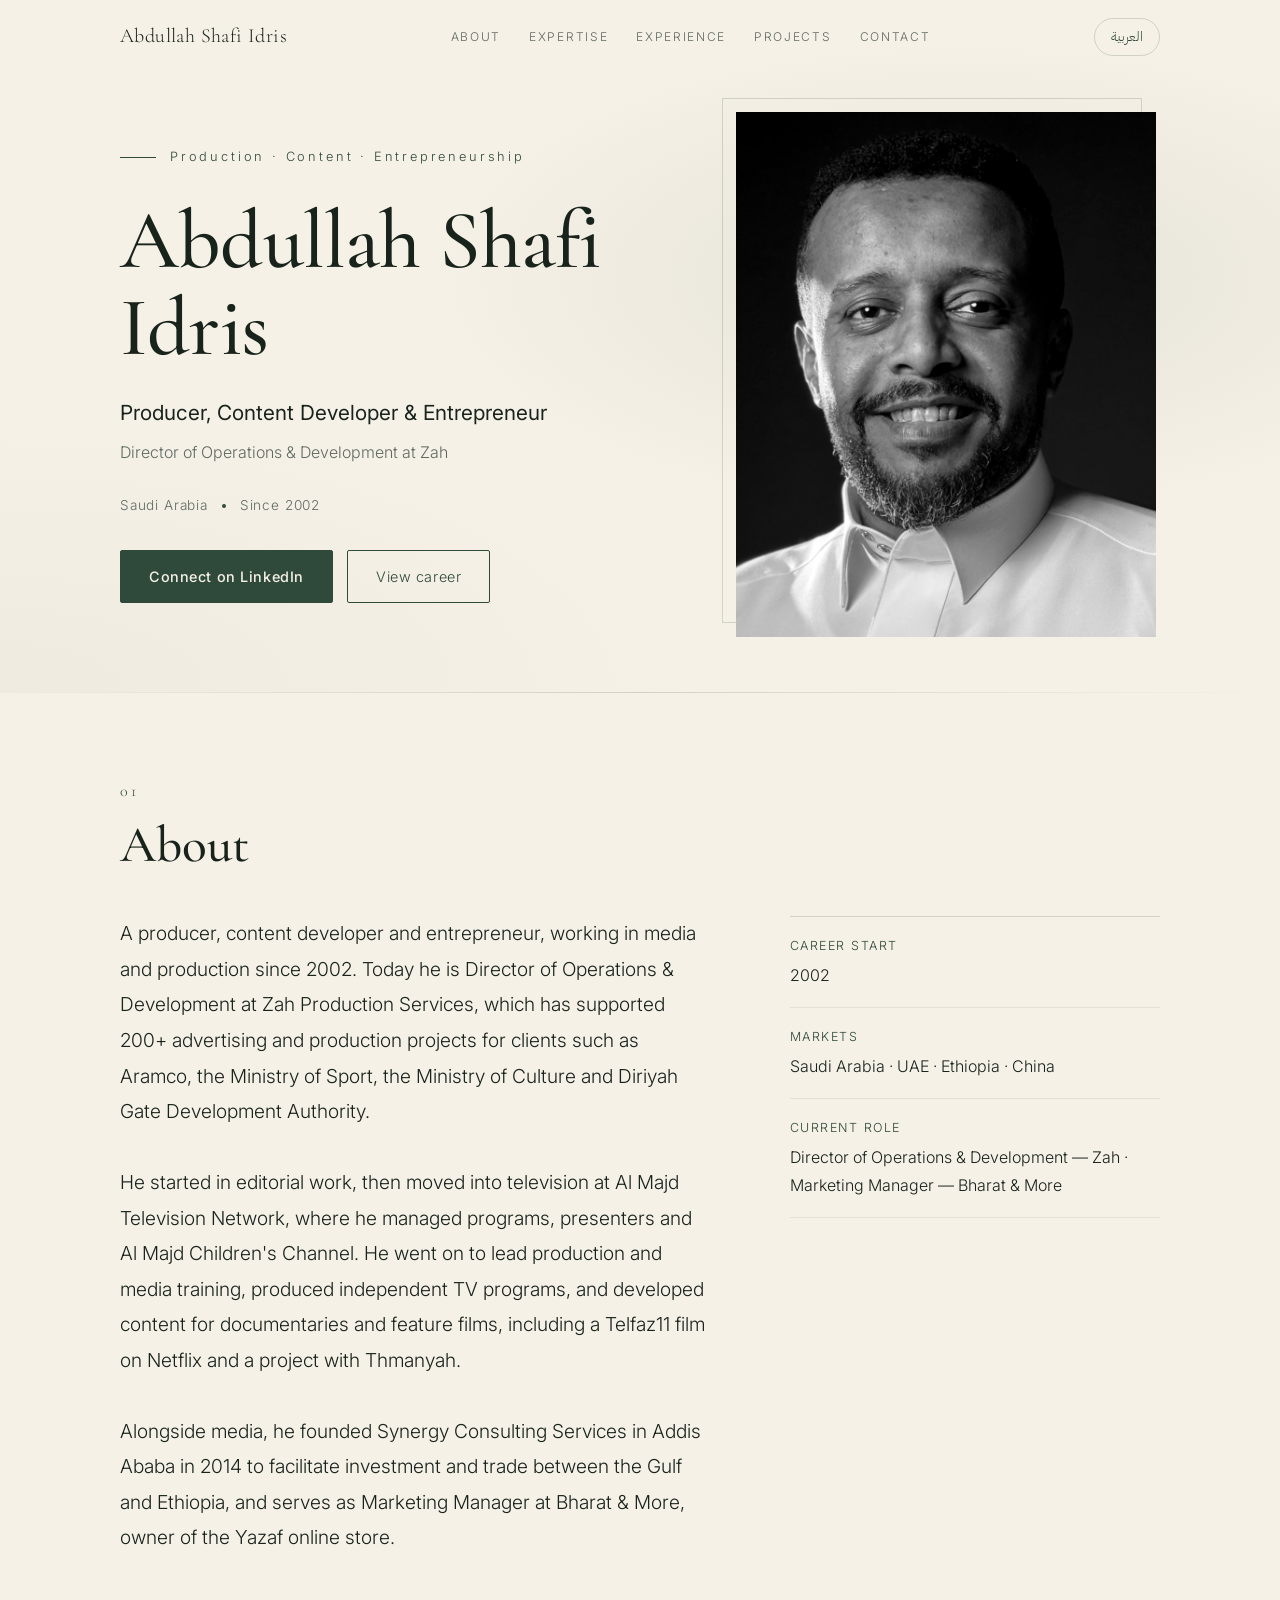
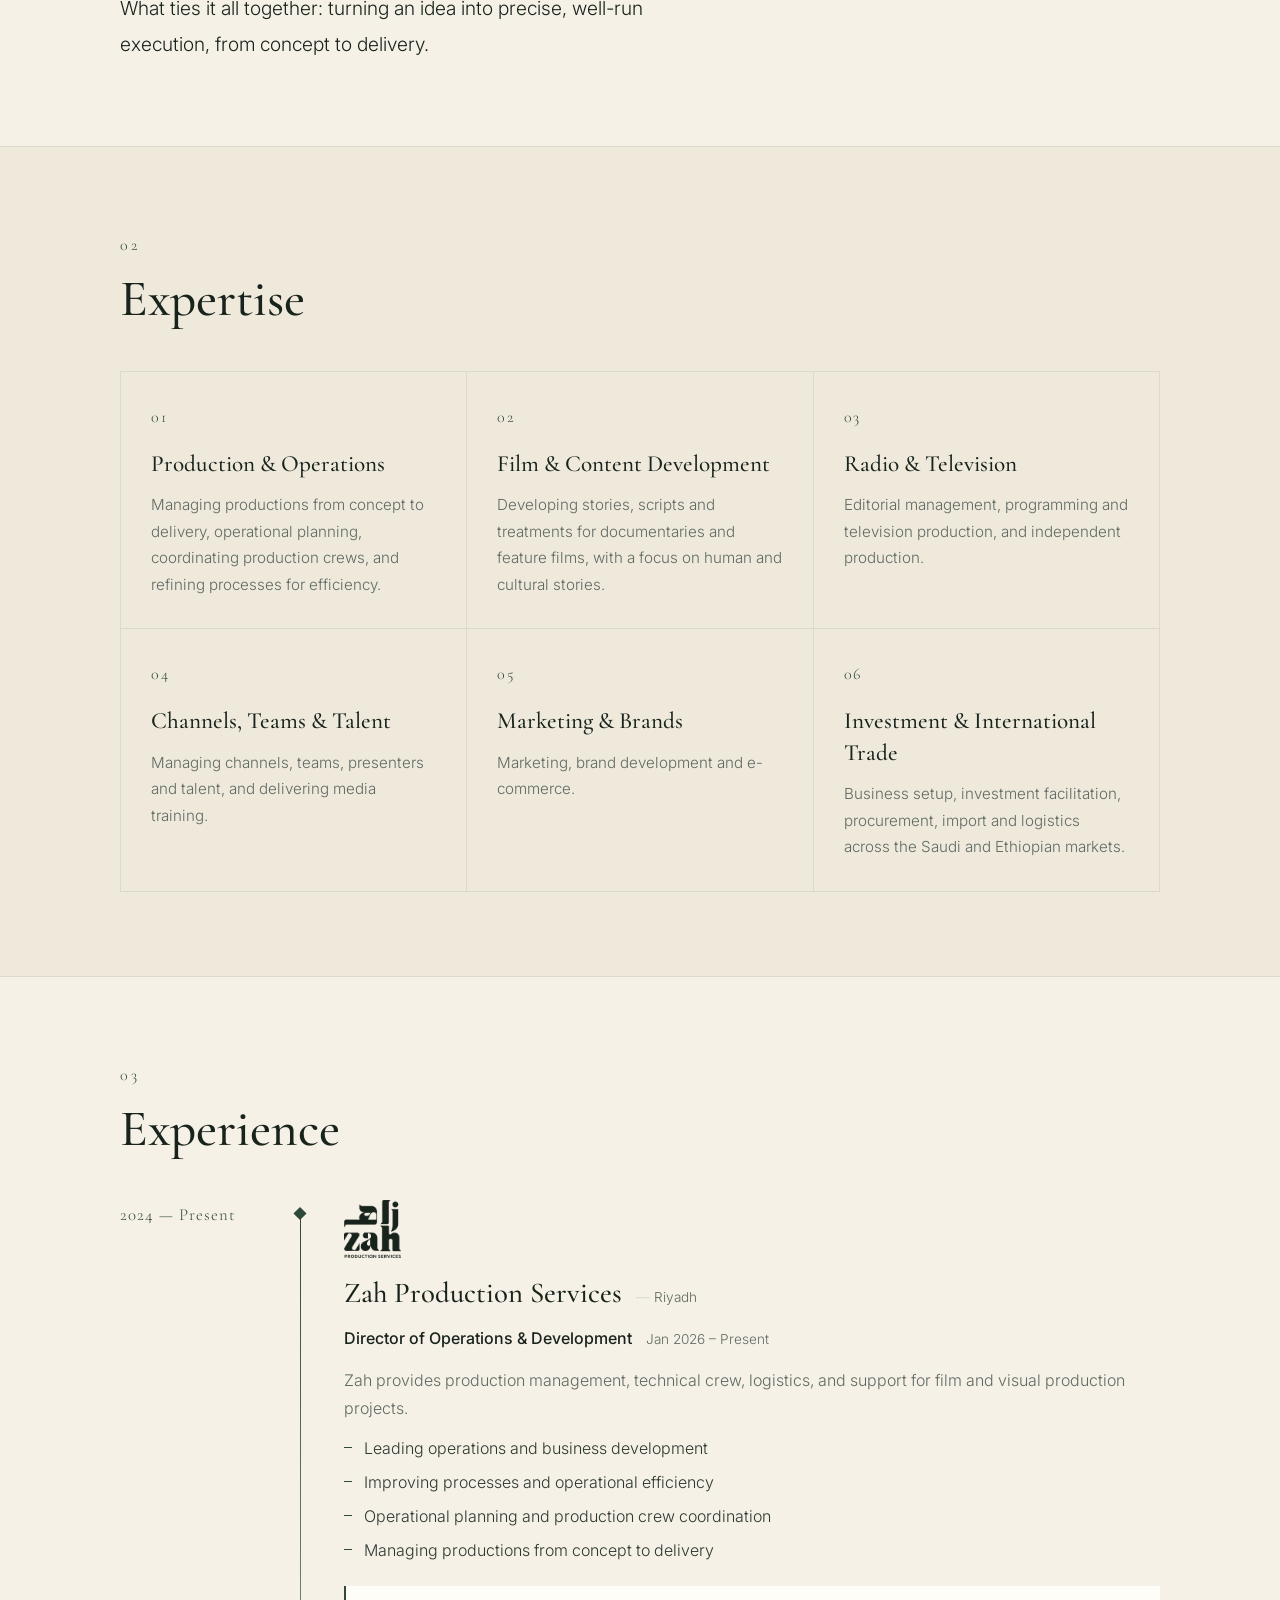
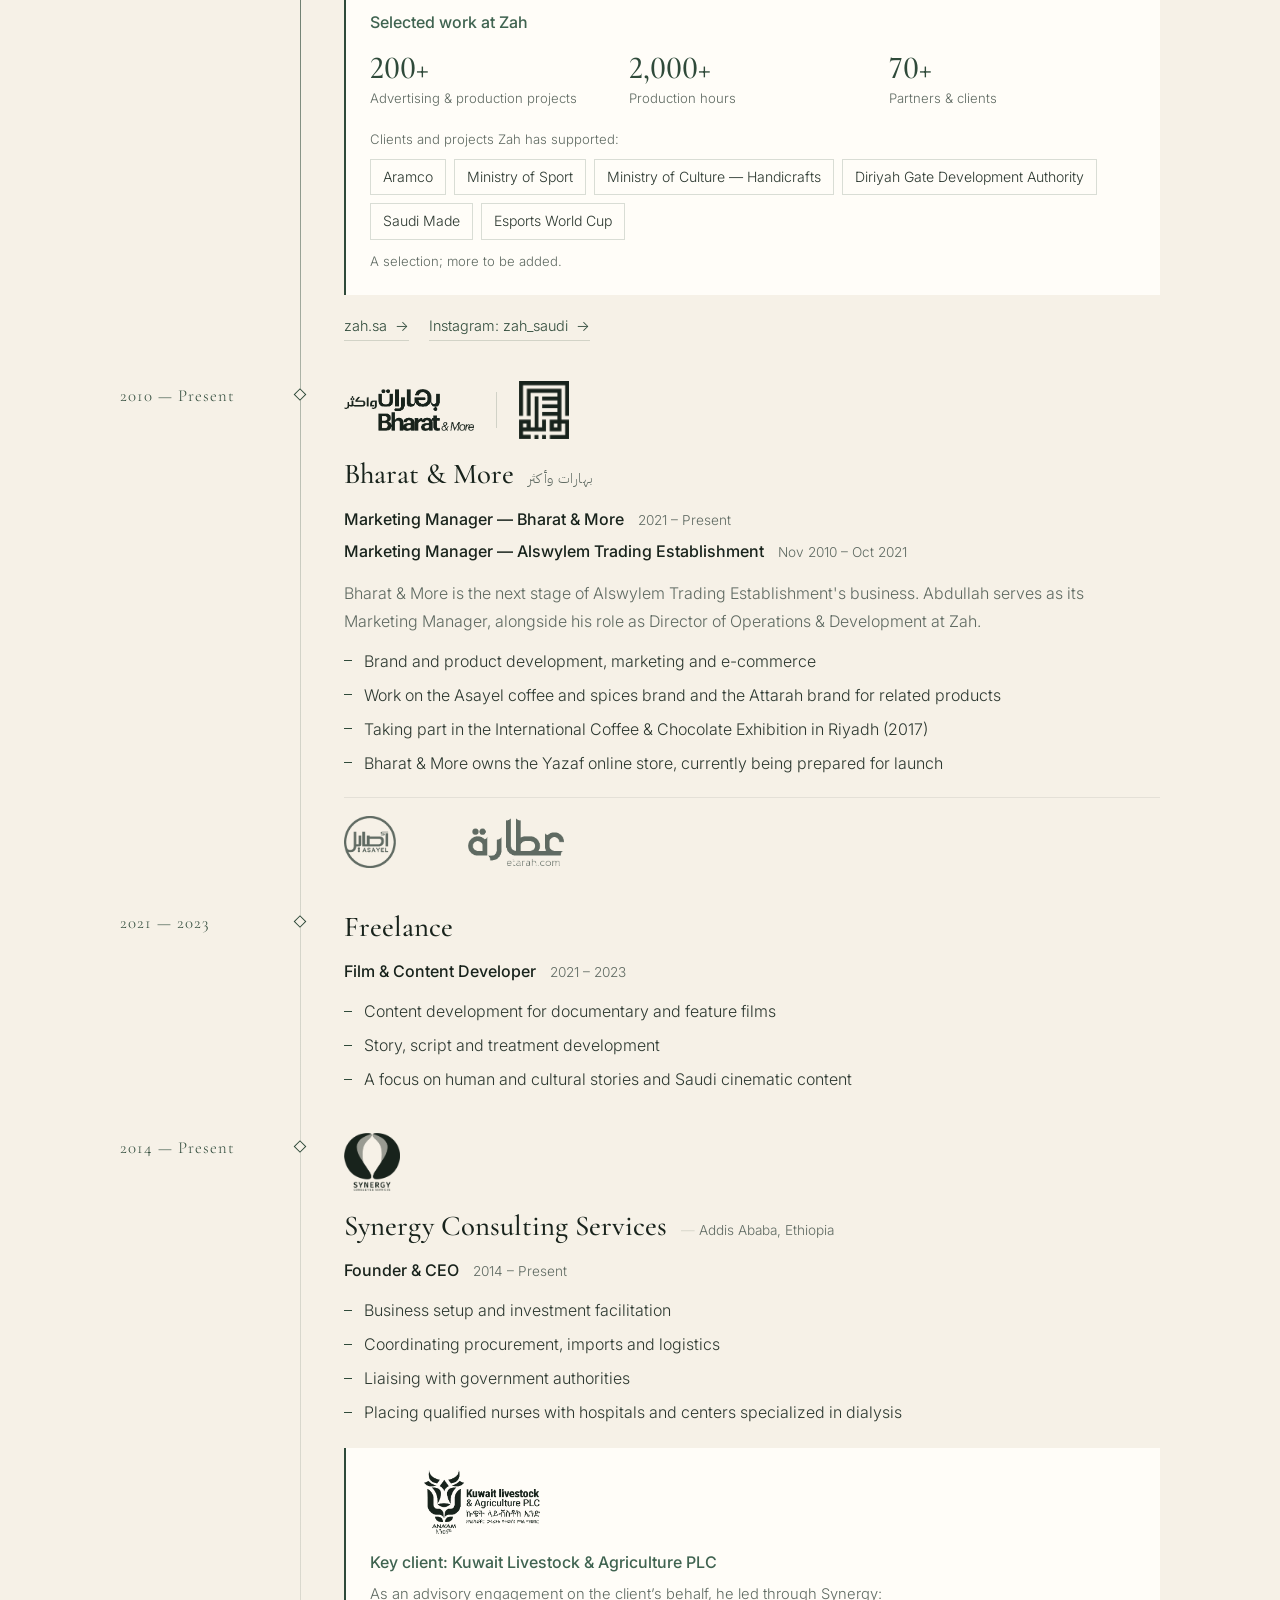
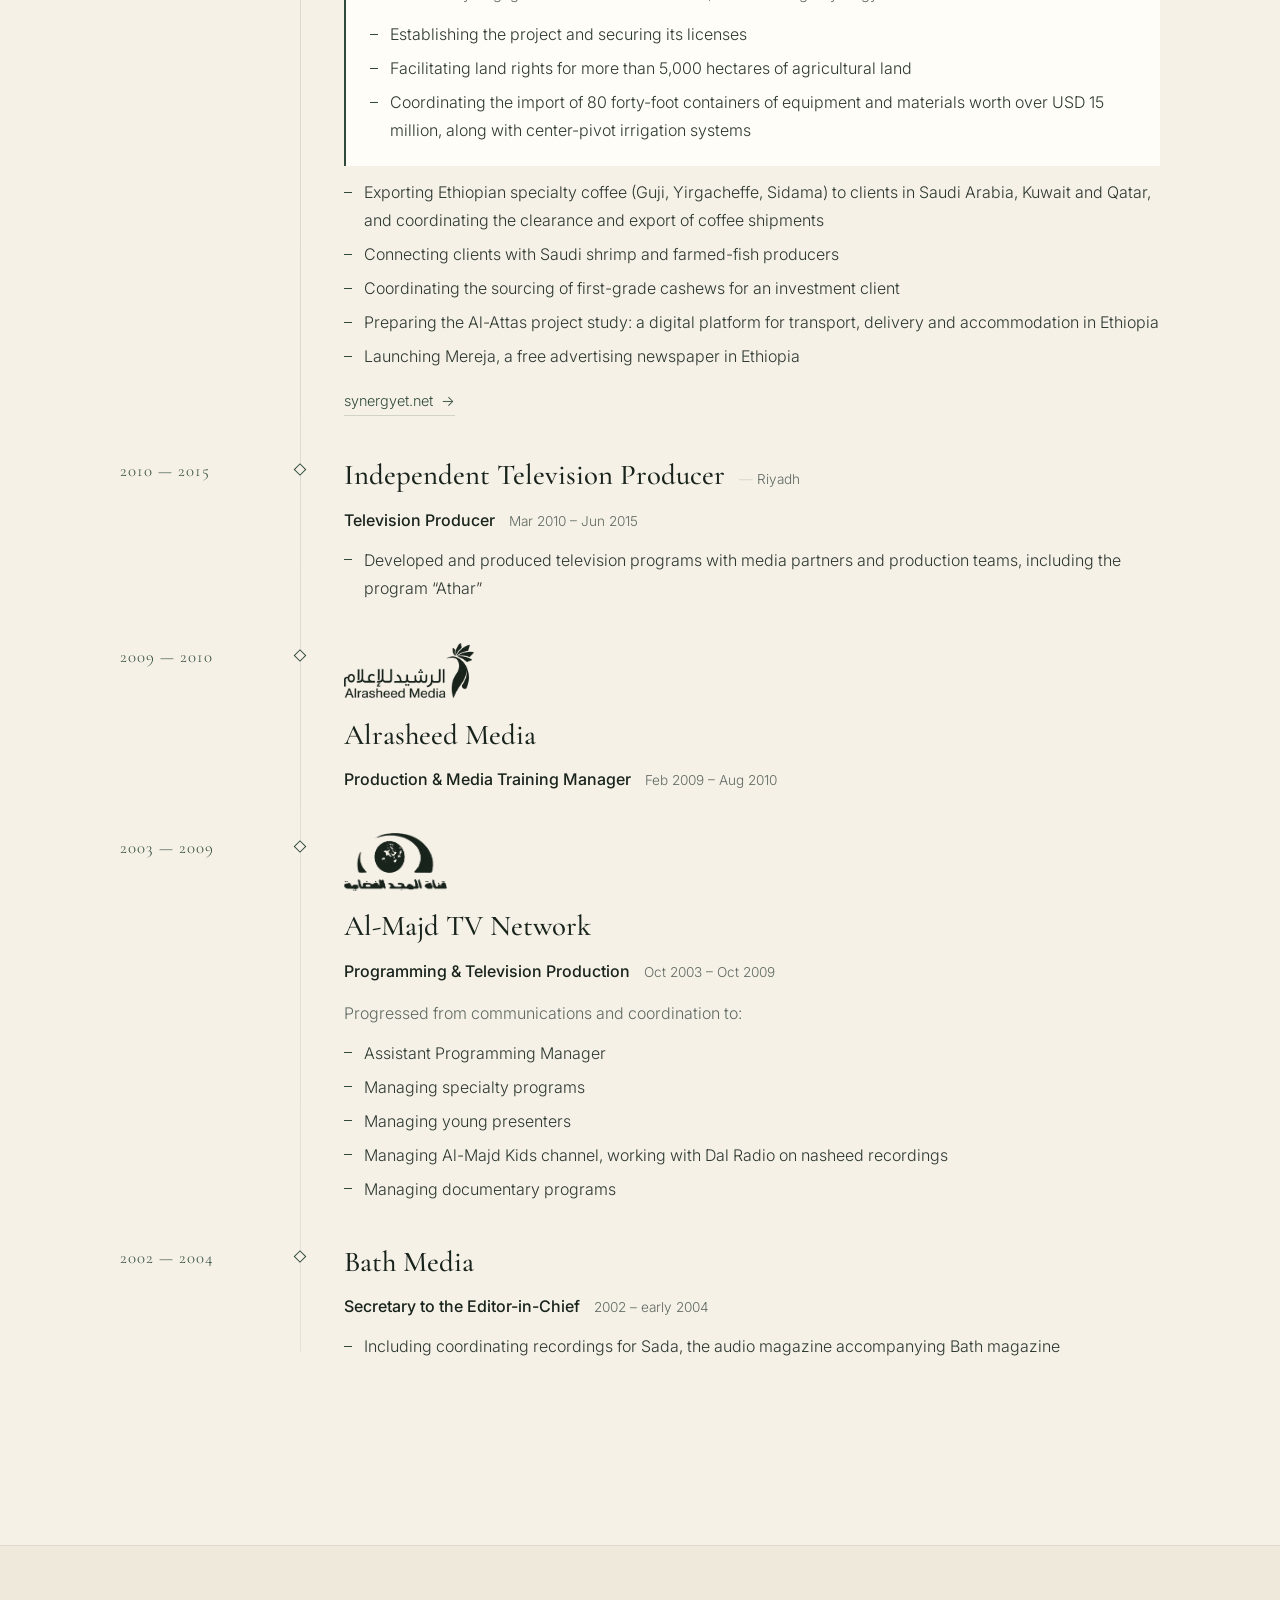
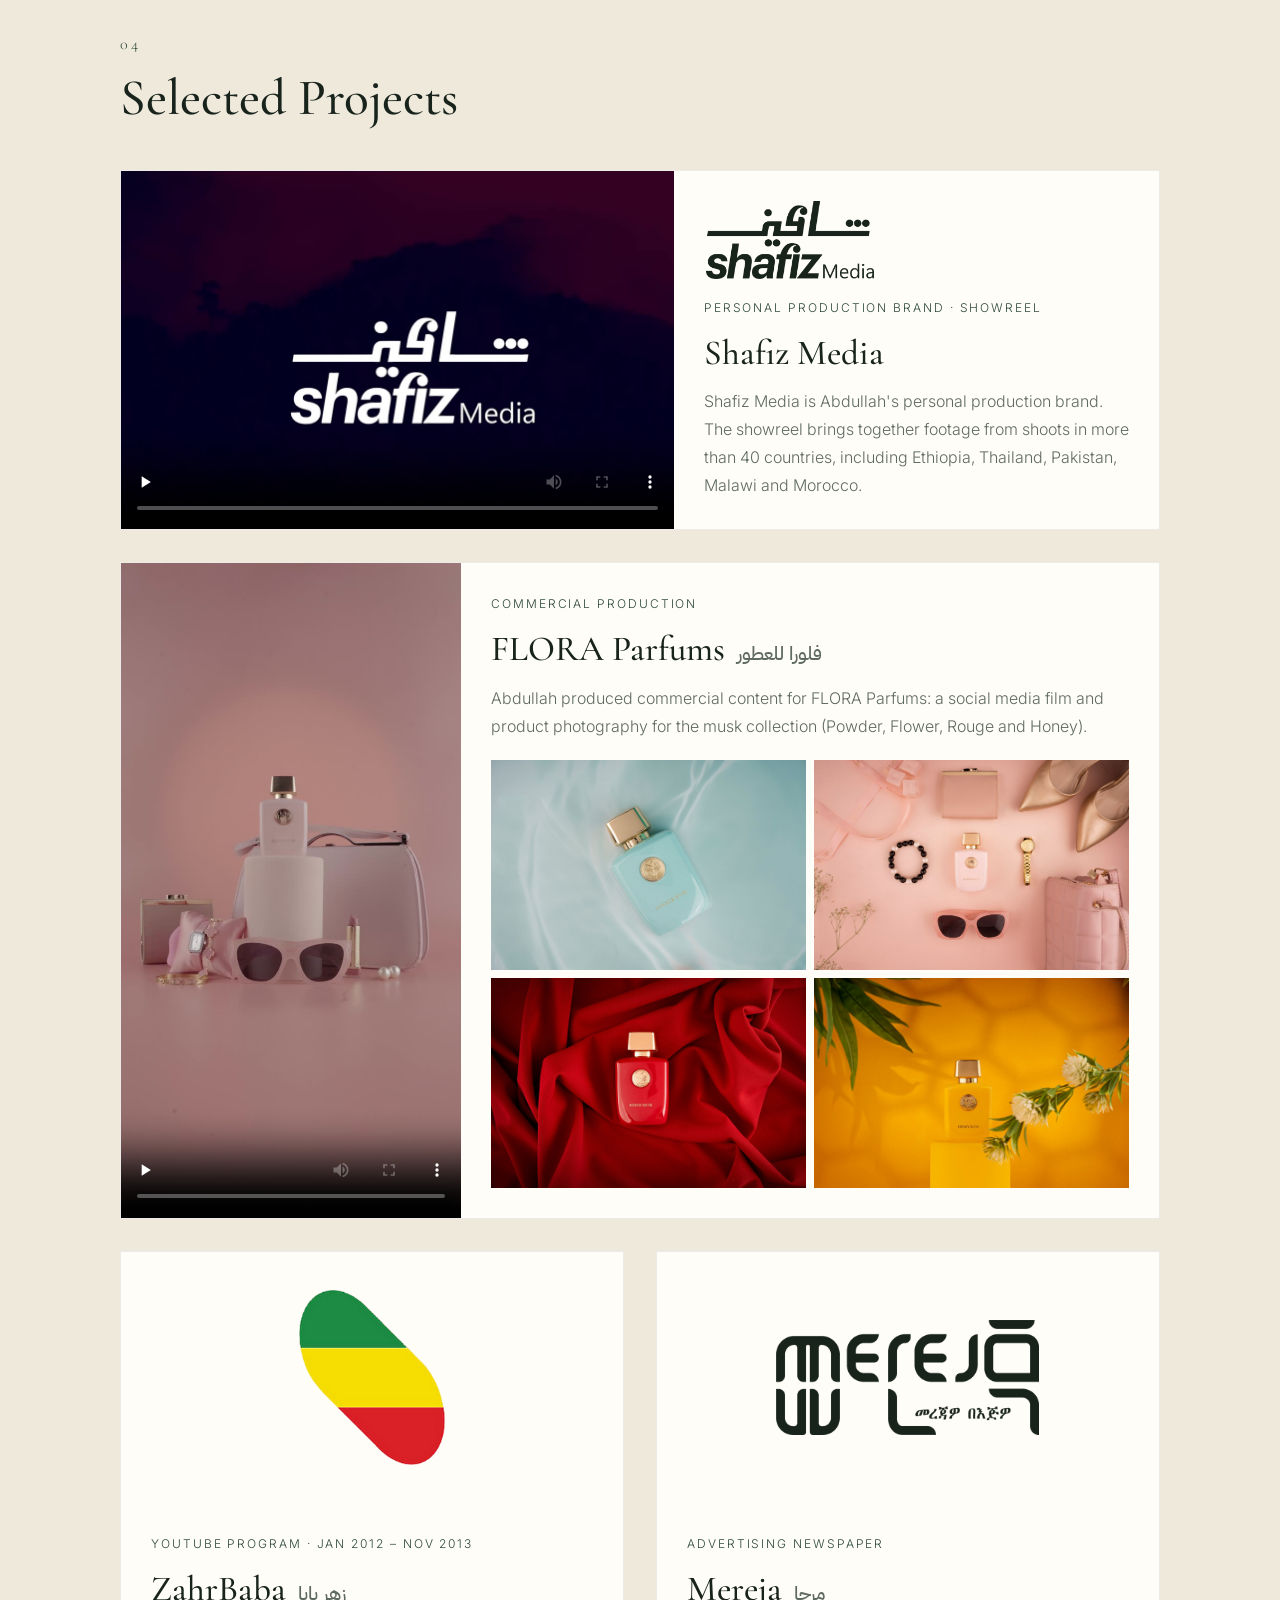
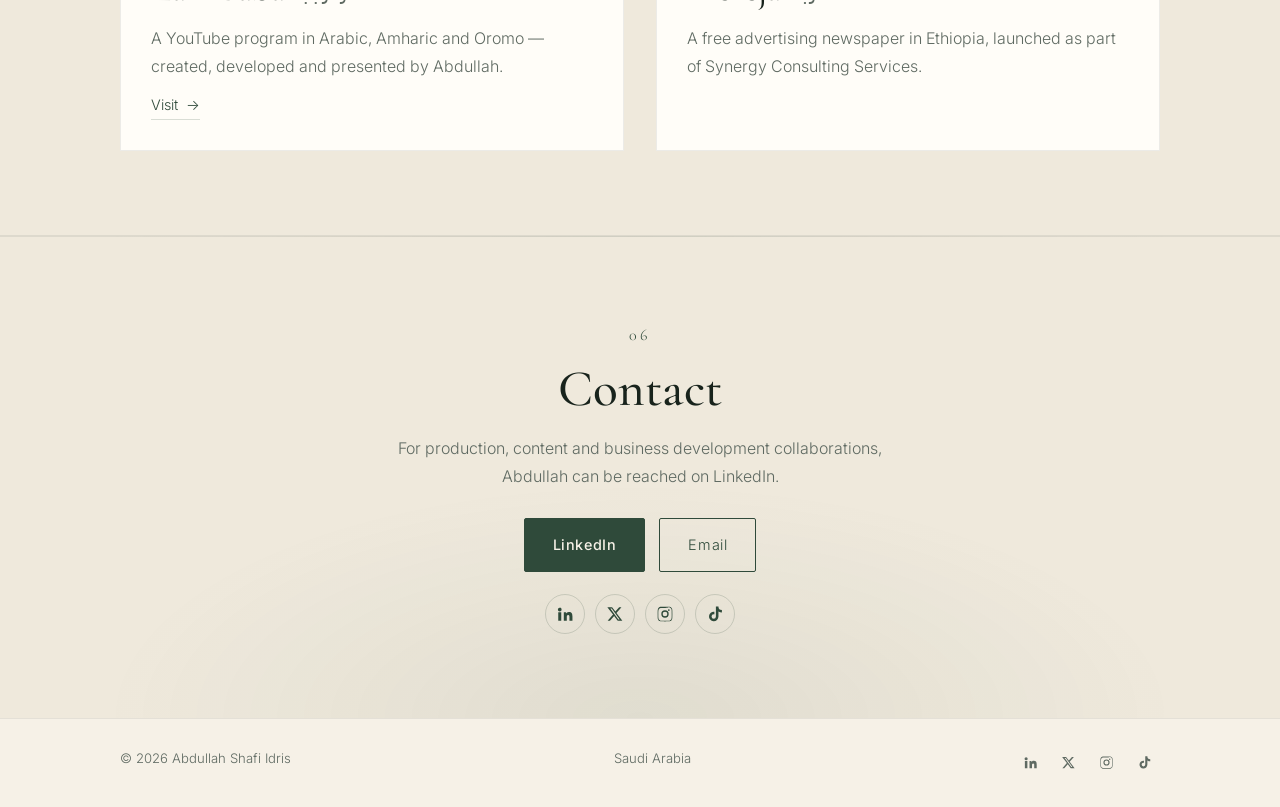
<file: index.html>
<!doctype html>
<html lang="ar" dir="rtl">
<head>
  <meta charset="utf-8">
  <meta name="viewport" content="width=device-width, initial-scale=1">
  <title>عبدالله شافي إدريس | Abdullah Shafi Idris</title>
  <meta name="description" content="Abdullah Shafi Idris — Producer, Content Developer & Entrepreneur.">
  <meta name="theme-color" content="#f6f1e7" media="(prefers-color-scheme: light)">
  <meta name="theme-color" content="#12160f" media="(prefers-color-scheme: dark)">
  <meta property="og:type" content="website">
  <meta property="og:title" content="عبدالله شافي إدريس | Abdullah Shafi Idris">
  <meta property="og:description" content="منتج ومطوّر محتوى ورائد أعمال — Producer, Content Developer & Entrepreneur">

  <!-- Apply language before first paint to avoid a flash of the wrong direction -->
  <script>
    (function () {
      var lang;
      try { lang = localStorage.getItem('lang'); } catch (e) {}
      if (lang !== 'ar' && lang !== 'en') {
        var langs = navigator.languages && navigator.languages.length ? navigator.languages : [navigator.language || ''];
        lang = String(langs[0] || '').toLowerCase().indexOf('ar') === 0 ? 'ar' : 'en';
      }
      document.documentElement.lang = lang;
      document.documentElement.dir = lang === 'ar' ? 'rtl' : 'ltr';
    })();
  </script>

  <link rel="preconnect" href="https://fonts.googleapis.com">
  <link rel="preconnect" href="https://fonts.gstatic.com" crossorigin>
  <link href="https://fonts.googleapis.com/css2?family=Cormorant+Garamond:wght@500;600&family=IBM+Plex+Sans+Arabic:wght@300;400;500;600&family=Inter:wght@300;400;500&display=swap" rel="stylesheet">
  <link rel="stylesheet" href="styles.css">
</head>
<body>
  <a class="skip" href="#main">Skip</a>

  <header class="header" id="top">
    <div class="header__inner">
      <a class="brand" href="#top" data-i18n="hero.name">عبدالله شافي إدريس</a>

      <nav class="nav" id="nav" aria-label="Primary">
        <a href="#about" data-i18n="nav.about"></a>
        <a href="#expertise" data-i18n="nav.expertise"></a>
        <a href="#experience" data-i18n="nav.experience"></a>
        <a href="#projects" data-i18n="nav.projects"></a>
        <a href="#posts" data-i18n="nav.posts"></a>
        <a href="#contact" data-i18n="nav.contact"></a>
      </nav>

      <div class="header__actions">
        <button class="lang-toggle" id="langToggle" type="button" data-i18n="ui.toggleLabel">English</button>
        <button class="menu-toggle" id="menuToggle" type="button" aria-expanded="false" aria-controls="nav">
          <span class="sr-only" data-i18n="ui.menu"></span>
          <span class="menu-toggle__bar"></span>
          <span class="menu-toggle__bar"></span>
        </button>
      </div>
    </div>
  </header>

  <main id="main">
    <!-- Hero -->
    <section class="hero">
      <div class="hero__inner container">
        <div class="hero__text">
          <p class="eyebrow" data-i18n="hero.eyebrow"></p>
          <h1 class="hero__name" data-i18n="hero.name"></h1>
          <p class="hero__title" data-i18n="hero.title"></p>
          <p class="hero__role" data-i18n="hero.role"></p>
          <p class="hero__meta">
            <span data-i18n="hero.location"></span>
            <span class="dot" aria-hidden="true"></span>
            <span data-i18n="hero.since"></span>
          </p>
          <div class="hero__cta">
            <a class="btn btn--gold" data-link="linkedin" target="_blank" rel="noopener" data-i18n="hero.ctaPrimary"></a>
            <a class="btn btn--ghost" href="#experience" data-i18n="hero.ctaSecondary"></a>
          </div>
        </div>
        <figure class="hero__portrait">
          <!-- الصورة الشخصية: ضع مسارها في content.json ← shared.images.profile -->
          <div class="frame" id="profileFrame"></div>
        </figure>
      </div>
    </section>

    <!-- About -->
    <section class="section" id="about">
      <div class="container">
        <header class="section__head reveal">
          <span class="kicker" data-i18n="about.kicker"></span>
          <h2 data-i18n="about.heading"></h2>
        </header>
        <div class="about reveal">
          <p class="about__body" data-i18n="about.body"></p>
          <dl class="facts" id="aboutFacts"></dl>
        </div>
      </div>
    </section>

    <!-- Expertise -->
    <section class="section section--alt" id="expertise">
      <div class="container">
        <header class="section__head reveal">
          <span class="kicker" data-i18n="expertise.kicker"></span>
          <h2 data-i18n="expertise.heading"></h2>
        </header>
        <div class="cards" id="expertiseList"></div>
      </div>
    </section>

    <!-- Experience timeline -->
    <section class="section" id="experience">
      <div class="container">
        <header class="section__head reveal">
          <span class="kicker" data-i18n="experience.kicker"></span>
          <h2 data-i18n="experience.heading"></h2>
        </header>
        <ol class="timeline" id="timeline"></ol>
        <div class="training reveal">
          <h3 data-i18n="experience.trainingHeading"></h3>
          <p data-i18n="experience.training"></p>
        </div>
      </div>
    </section>

    <!-- Projects -->
    <section class="section section--alt" id="projects">
      <div class="container">
        <header class="section__head reveal">
          <span class="kicker" data-i18n="projects.kicker"></span>
          <h2 data-i18n="projects.heading"></h2>
        </header>
        <div class="projects" id="projectList"></div>
      </div>
    </section>

    <!-- LinkedIn posts (from posts.json) -->
    <section class="section" id="posts">
      <div class="container">
        <header class="section__head reveal">
          <span class="kicker" data-i18n="posts.kicker"></span>
          <h2 data-i18n="posts.heading"></h2>
          <p class="section__intro" data-i18n="posts.intro"></p>
        </header>
        <div class="posts" id="postList"></div>
        <p class="posts__more reveal">
          <a class="link-arrow" data-link="linkedin" target="_blank" rel="noopener" data-i18n="posts.more"></a>
        </p>
      </div>
    </section>

    <!-- Contact -->
    <section class="section section--contact" id="contact">
      <div class="container contact reveal">
        <span class="kicker" data-i18n="contact.kicker"></span>
        <h2 data-i18n="contact.heading"></h2>
        <p class="contact__text" data-i18n="contact.text"></p>
        <div class="contact__actions">
          <a class="btn btn--gold" data-link="linkedin" target="_blank" rel="noopener" data-i18n="contact.linkedin"></a>
          <!-- البريد الإلكتروني: يظهر تلقائيًا عند إضافته في content.json ← shared.links.email -->
          <a class="btn btn--ghost" id="emailBtn" hidden data-i18n="contact.email"></a>
        </div>
        <div class="social social--contact">
          <a class="social__link" data-link="linkedin" target="_blank" rel="noopener" aria-label="LinkedIn" title="LinkedIn"><svg viewBox="0 0 24 24" aria-hidden="true" focusable="false"><path d="M4.98 3.5A2.5 2.5 0 1 1 5 8.5a2.5 2.5 0 0 1-.02-5zM3 9.75h4V21H3V9.75zM9.5 9.75h3.8v1.6h.06c.53-1 1.84-2.05 3.78-2.05 4.04 0 4.79 2.66 4.79 6.12V21h-4v-4.9c0-1.17-.02-2.68-1.63-2.68-1.64 0-1.89 1.28-1.89 2.6V21h-4V9.75z"/></svg></a>
          <a class="social__link" data-link="x" target="_blank" rel="noopener" aria-label="X" title="X"><svg viewBox="0 0 24 24" aria-hidden="true" focusable="false"><path d="M17.53 3H20.6l-6.7 7.66L21.8 21h-6.17l-4.83-6.32L5.27 21H2.2l7.17-8.2L1.8 3h6.33l4.37 5.78L17.53 3zm-1.08 16.2h1.7L7.63 4.73H5.8L16.45 19.2z"/></svg></a>
          <a class="social__link" data-link="instagram" target="_blank" rel="noopener" aria-label="Instagram" title="Instagram"><svg viewBox="0 0 24 24" aria-hidden="true" focusable="false"><path d="M12 2.2c3.2 0 3.58.01 4.85.07 1.17.05 1.8.25 2.23.41.56.22.96.48 1.38.9.42.42.68.82.9 1.38.16.42.36 1.06.41 2.23.06 1.27.07 1.65.07 4.85s-.01 3.58-.07 4.85c-.05 1.17-.25 1.8-.41 2.23-.22.56-.48.96-.9 1.38-.42.42-.82.68-1.38.9-.42.16-1.06.36-2.23.41-1.27.06-1.65.07-4.85.07s-3.58-.01-4.85-.07c-1.17-.05-1.8-.25-2.23-.41a3.7 3.7 0 0 1-1.38-.9 3.7 3.7 0 0 1-.9-1.38c-.16-.42-.36-1.06-.41-2.23C2.21 15.58 2.2 15.2 2.2 12s.01-3.58.07-4.85c.05-1.17.25-1.8.41-2.23.22-.56.48-.96.9-1.38.42-.42.82-.68 1.38-.9.42-.16 1.06-.36 2.23-.41C8.42 2.21 8.8 2.2 12 2.2zm0 1.8c-3.15 0-3.5.01-4.74.07-.98.04-1.5.21-1.86.34-.47.18-.8.4-1.15.75-.35.35-.57.68-.75 1.15-.13.35-.3.88-.34 1.86C3.1 9.4 3.1 9.77 3.1 12s0 3.5.07 4.74c.04.98.21 1.5.34 1.86.18.47.4.8.75 1.15.35.35.68.57 1.15.75.35.13.88.3 1.86.34 1.24.06 1.6.07 4.74.07s3.5-.01 4.74-.07c.98-.04 1.5-.21 1.86-.34.47-.18.8-.4 1.15-.75.35-.35.57-.68.75-1.15.13-.35.3-.88.34-1.86.06-1.24.07-1.6.07-4.74s-.01-3.5-.07-4.74c-.04-.98-.21-1.5-.34-1.86a3.1 3.1 0 0 0-.75-1.15 3.1 3.1 0 0 0-1.15-.75c-.35-.13-.88-.3-1.86-.34C15.5 4.01 15.15 4 12 4zm0 3.07a4.93 4.93 0 1 1 0 9.86 4.93 4.93 0 0 1 0-9.86zm0 1.8a3.13 3.13 0 1 0 0 6.26 3.13 3.13 0 0 0 0-6.26zm5.13-3.2a1.15 1.15 0 1 1 0 2.3 1.15 1.15 0 0 1 0-2.3z"/></svg></a>
          <a class="social__link" data-link="tiktok" target="_blank" rel="noopener" aria-label="TikTok" title="TikTok"><svg viewBox="0 0 24 24" aria-hidden="true" focusable="false"><path d="M16.6 2h-3.4v13.3a2.9 2.9 0 1 1-2.9-2.9c.3 0 .6.05.88.13V9.07a6.3 6.3 0 1 0 5.42 6.23V8.6a7.9 7.9 0 0 0 4.6 1.47V6.7A4.6 4.6 0 0 1 16.6 2z"/></svg></a>
        </div>
      </div>
    </section>
  </main>

  <footer class="footer">
    <div class="container footer__inner">
      <p>© <span id="year"></span> <span data-i18n="footer.rights"></span></p>
      <p data-i18n="footer.location"></p>
      <div class="social social--footer">
        <a class="social__link" data-link="linkedin" target="_blank" rel="noopener" aria-label="LinkedIn" title="LinkedIn"><svg viewBox="0 0 24 24" aria-hidden="true" focusable="false"><path d="M4.98 3.5A2.5 2.5 0 1 1 5 8.5a2.5 2.5 0 0 1-.02-5zM3 9.75h4V21H3V9.75zM9.5 9.75h3.8v1.6h.06c.53-1 1.84-2.05 3.78-2.05 4.04 0 4.79 2.66 4.79 6.12V21h-4v-4.9c0-1.17-.02-2.68-1.63-2.68-1.64 0-1.89 1.28-1.89 2.6V21h-4V9.75z"/></svg></a>
        <a class="social__link" data-link="x" target="_blank" rel="noopener" aria-label="X" title="X"><svg viewBox="0 0 24 24" aria-hidden="true" focusable="false"><path d="M17.53 3H20.6l-6.7 7.66L21.8 21h-6.17l-4.83-6.32L5.27 21H2.2l7.17-8.2L1.8 3h6.33l4.37 5.78L17.53 3zm-1.08 16.2h1.7L7.63 4.73H5.8L16.45 19.2z"/></svg></a>
        <a class="social__link" data-link="instagram" target="_blank" rel="noopener" aria-label="Instagram" title="Instagram"><svg viewBox="0 0 24 24" aria-hidden="true" focusable="false"><path d="M12 2.2c3.2 0 3.58.01 4.85.07 1.17.05 1.8.25 2.23.41.56.22.96.48 1.38.9.42.42.68.82.9 1.38.16.42.36 1.06.41 2.23.06 1.27.07 1.65.07 4.85s-.01 3.58-.07 4.85c-.05 1.17-.25 1.8-.41 2.23-.22.56-.48.96-.9 1.38-.42.42-.82.68-1.38.9-.42.16-1.06.36-2.23.41-1.27.06-1.65.07-4.85.07s-3.58-.01-4.85-.07c-1.17-.05-1.8-.25-2.23-.41a3.7 3.7 0 0 1-1.38-.9 3.7 3.7 0 0 1-.9-1.38c-.16-.42-.36-1.06-.41-2.23C2.21 15.58 2.2 15.2 2.2 12s.01-3.58.07-4.85c.05-1.17.25-1.8.41-2.23.22-.56.48-.96.9-1.38.42-.42.82-.68 1.38-.9.42-.16 1.06-.36 2.23-.41C8.42 2.21 8.8 2.2 12 2.2zm0 1.8c-3.15 0-3.5.01-4.74.07-.98.04-1.5.21-1.86.34-.47.18-.8.4-1.15.75-.35.35-.57.68-.75 1.15-.13.35-.3.88-.34 1.86C3.1 9.4 3.1 9.77 3.1 12s0 3.5.07 4.74c.04.98.21 1.5.34 1.86.18.47.4.8.75 1.15.35.35.68.57 1.15.75.35.13.88.3 1.86.34 1.24.06 1.6.07 4.74.07s3.5-.01 4.74-.07c.98-.04 1.5-.21 1.86-.34.47-.18.8-.4 1.15-.75.35-.35.57-.68.75-1.15.13-.35.3-.88.34-1.86.06-1.24.07-1.6.07-4.74s-.01-3.5-.07-4.74c-.04-.98-.21-1.5-.34-1.86a3.1 3.1 0 0 0-.75-1.15 3.1 3.1 0 0 0-1.15-.75c-.35-.13-.88-.3-1.86-.34C15.5 4.01 15.15 4 12 4zm0 3.07a4.93 4.93 0 1 1 0 9.86 4.93 4.93 0 0 1 0-9.86zm0 1.8a3.13 3.13 0 1 0 0 6.26 3.13 3.13 0 0 0 0-6.26zm5.13-3.2a1.15 1.15 0 1 1 0 2.3 1.15 1.15 0 0 1 0-2.3z"/></svg></a>
        <a class="social__link" data-link="tiktok" target="_blank" rel="noopener" aria-label="TikTok" title="TikTok"><svg viewBox="0 0 24 24" aria-hidden="true" focusable="false"><path d="M16.6 2h-3.4v13.3a2.9 2.9 0 1 1-2.9-2.9c.3 0 .6.05.88.13V9.07a6.3 6.3 0 1 0 5.42 6.23V8.6a7.9 7.9 0 0 0 4.6 1.47V6.7A4.6 4.6 0 0 1 16.6 2z"/></svg></a>
      </div>
    </div>
  </footer>

  <script src="script.js"></script>
</body>
</html>
</file>
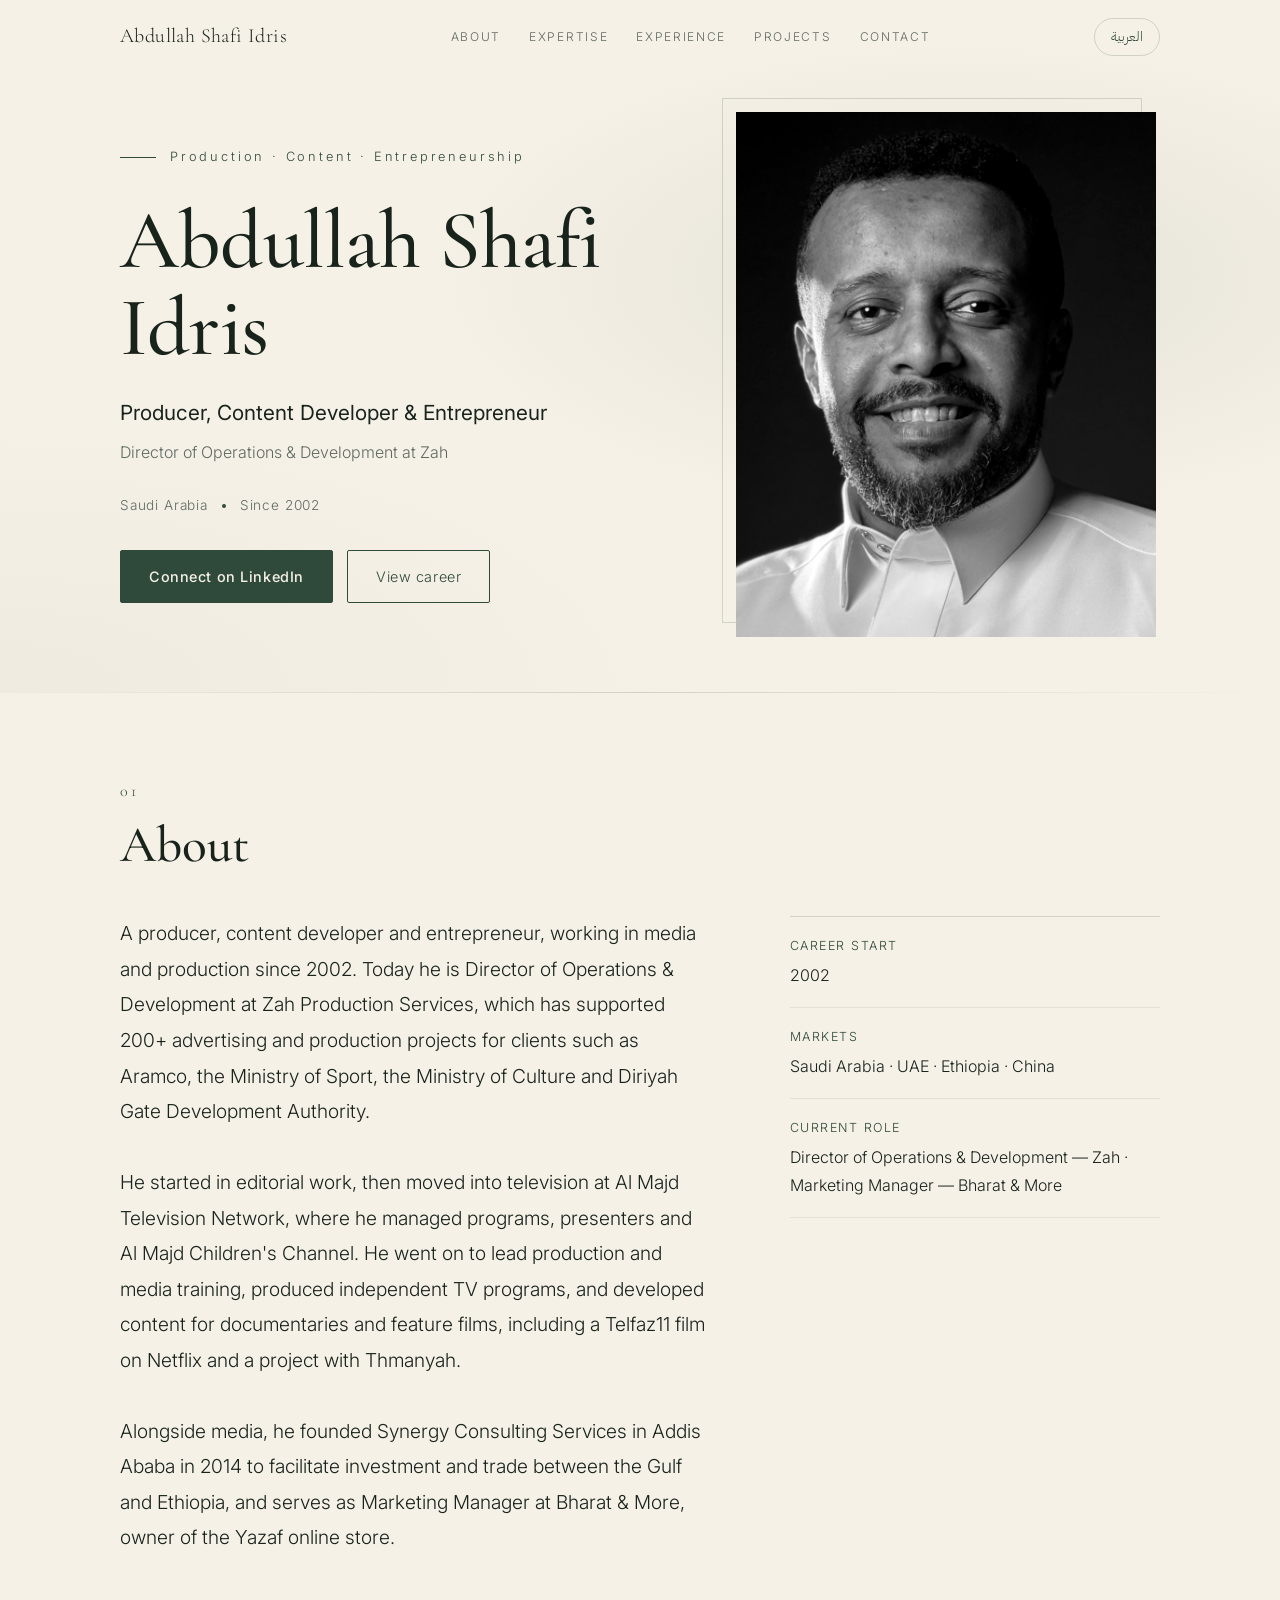
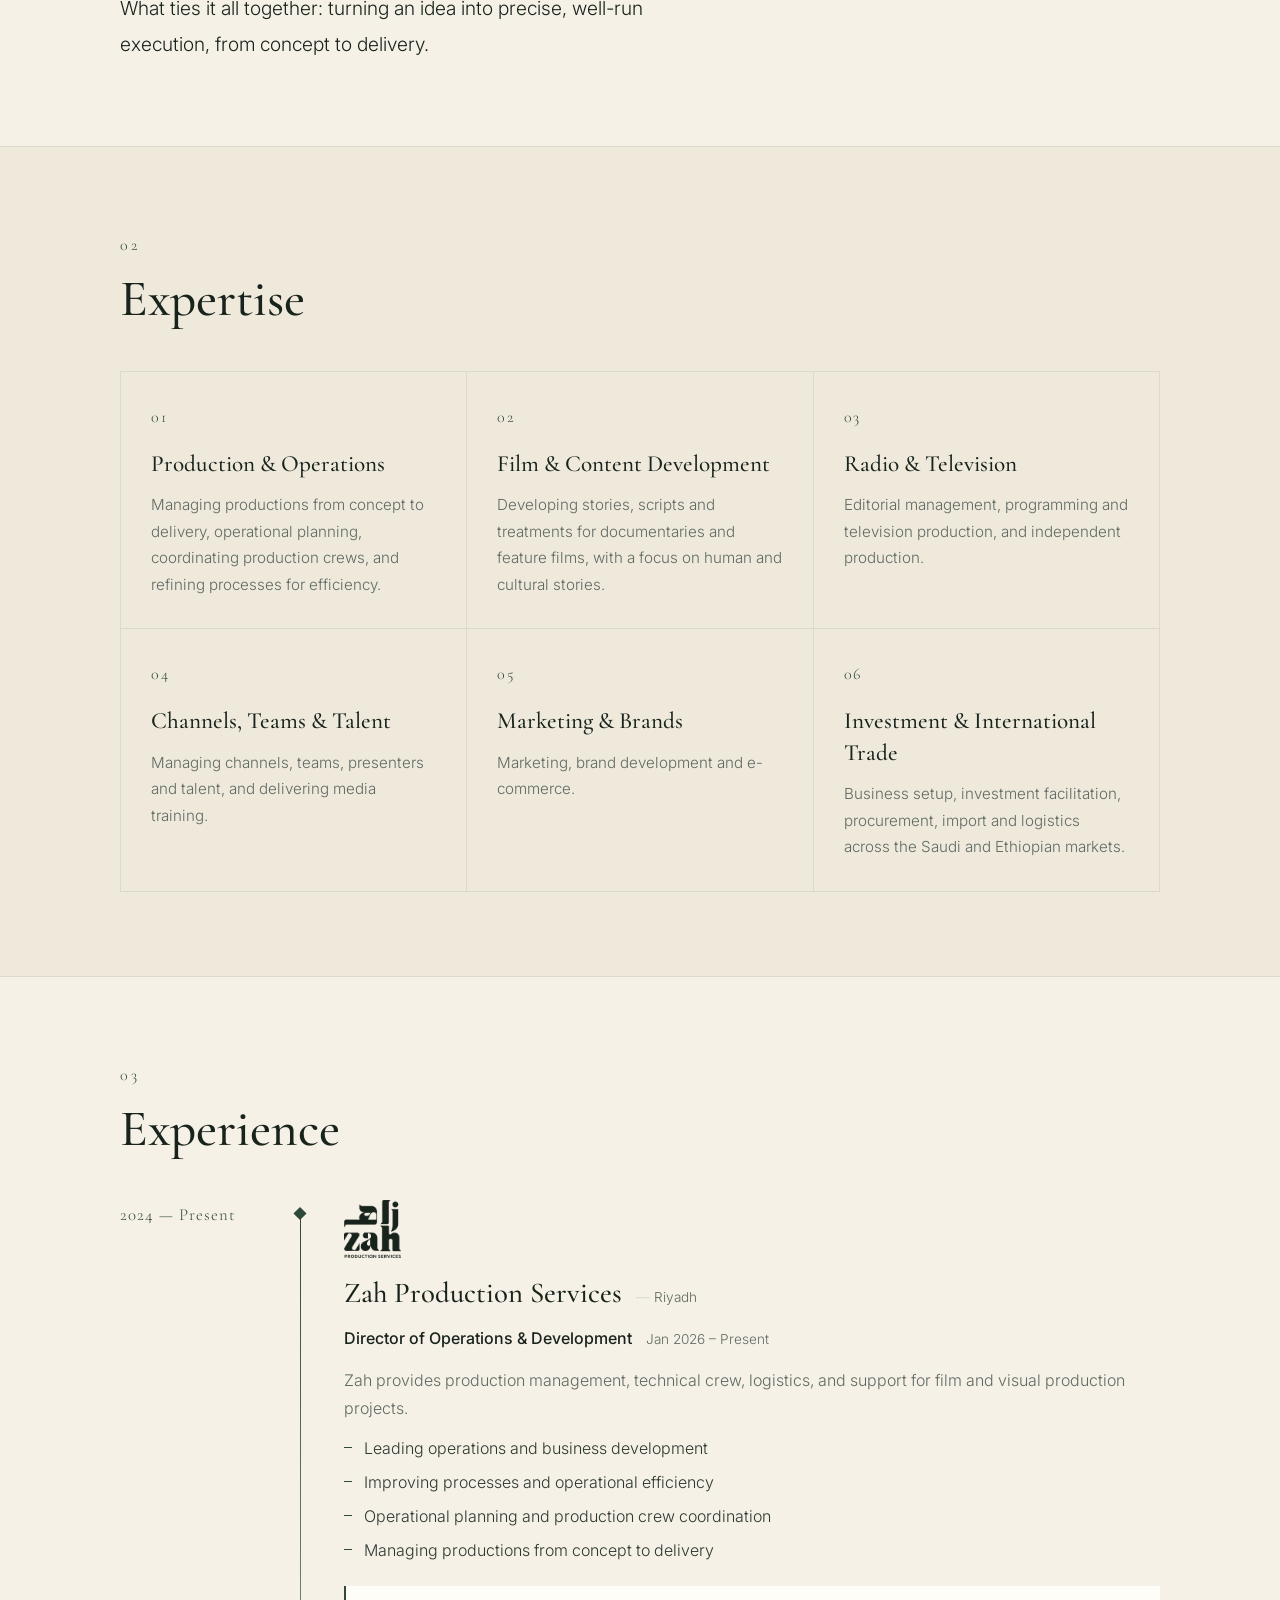
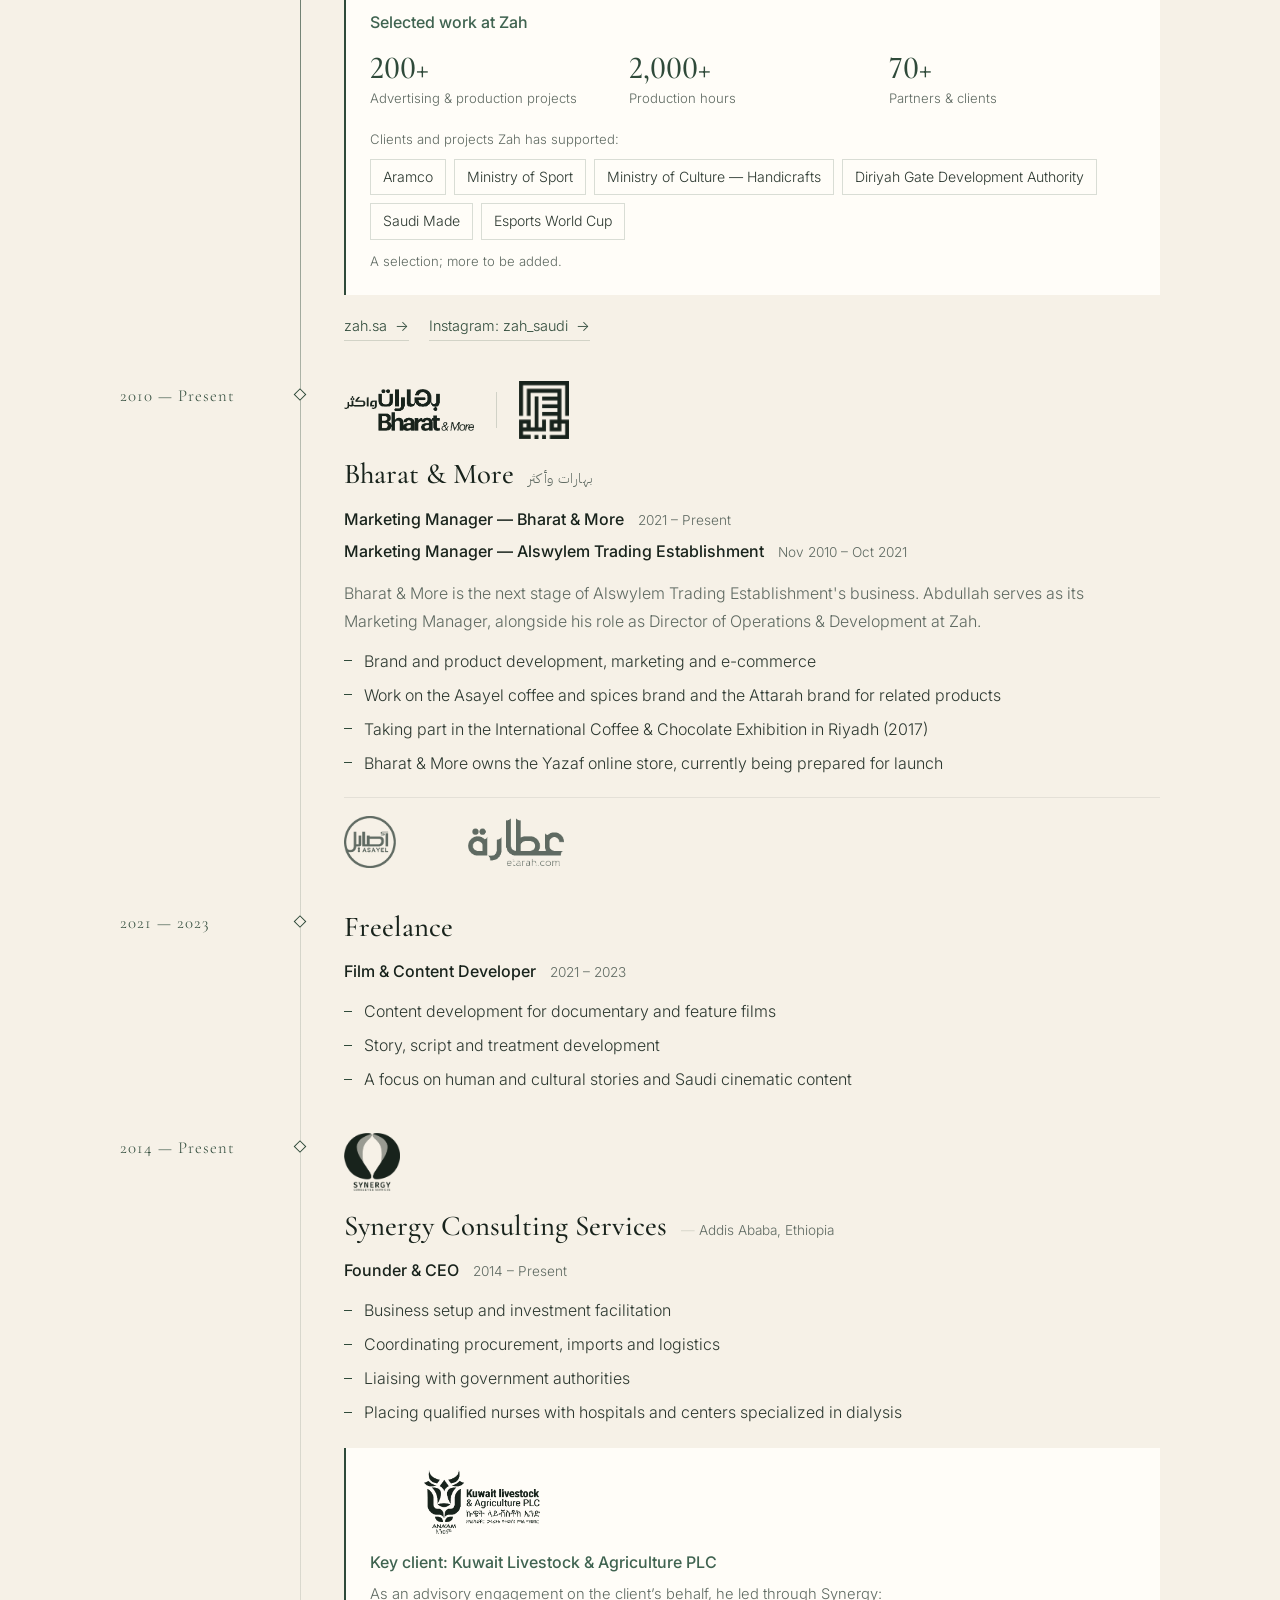
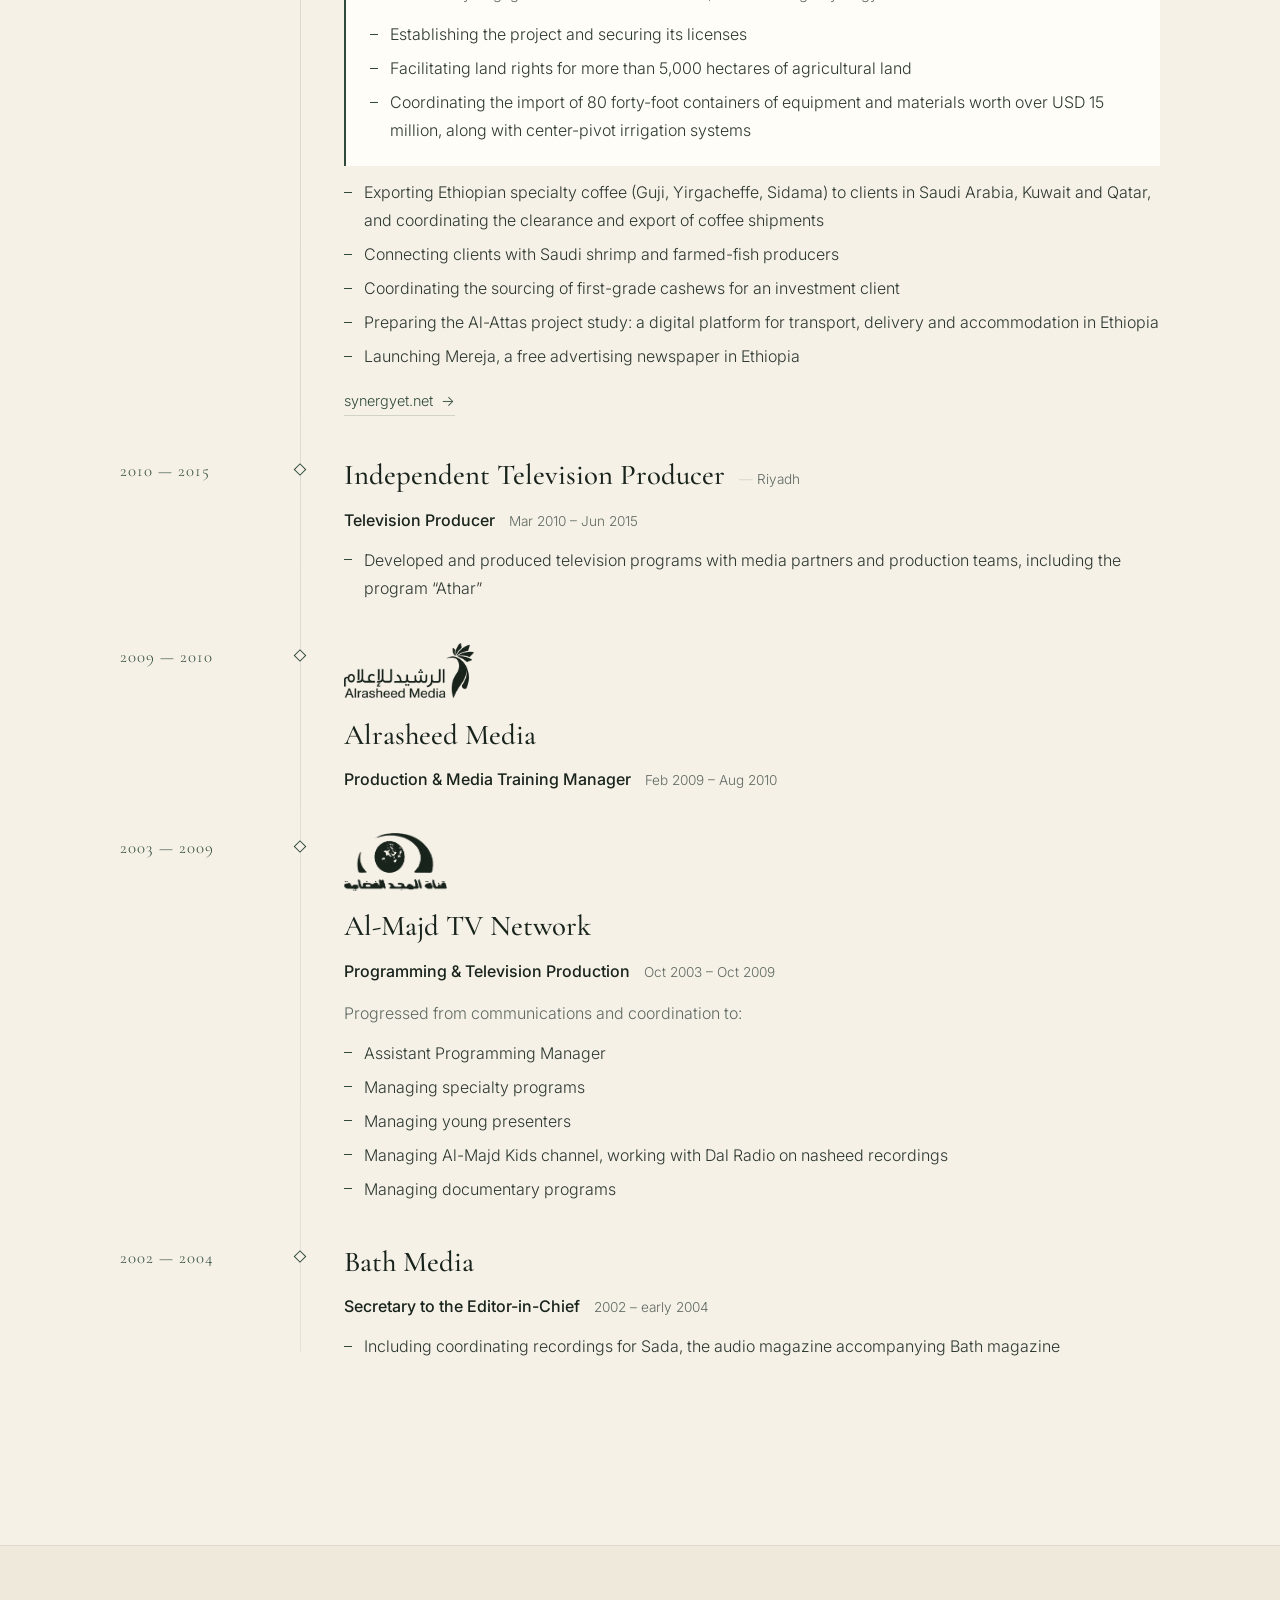
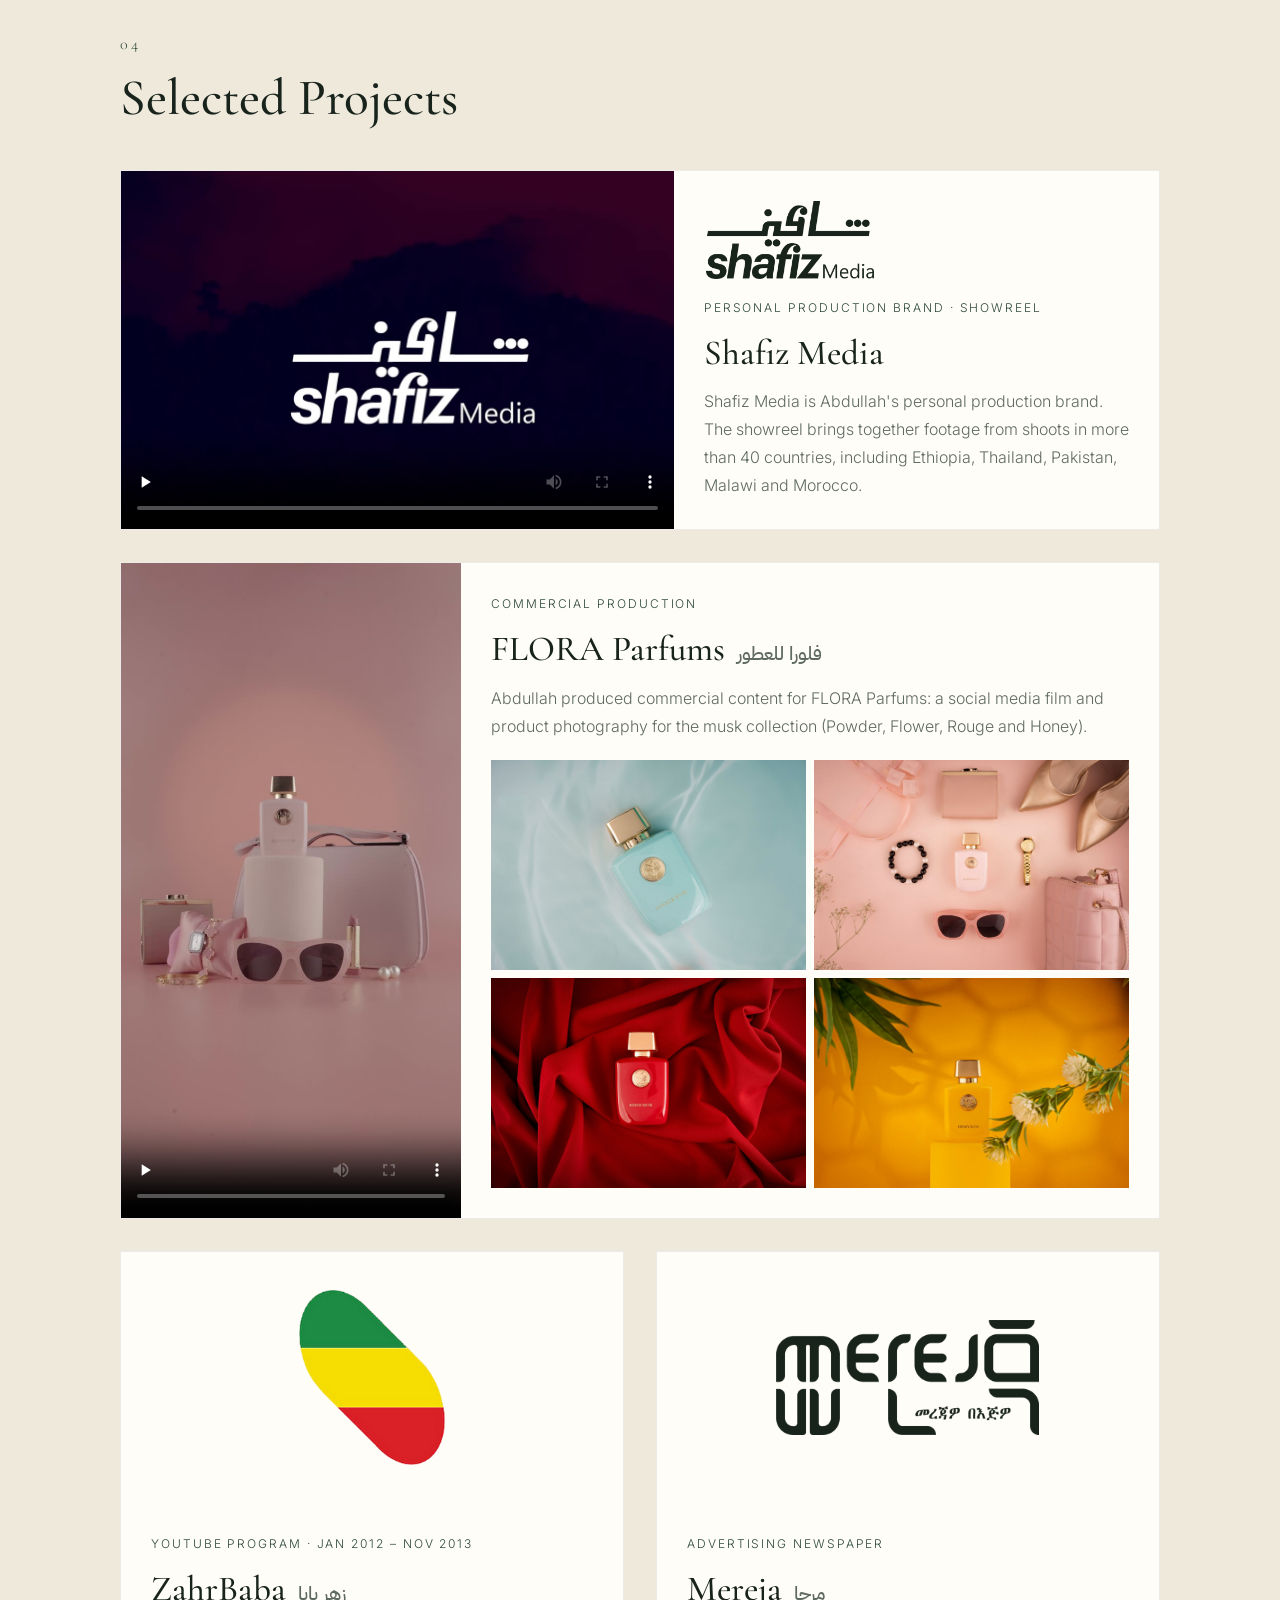
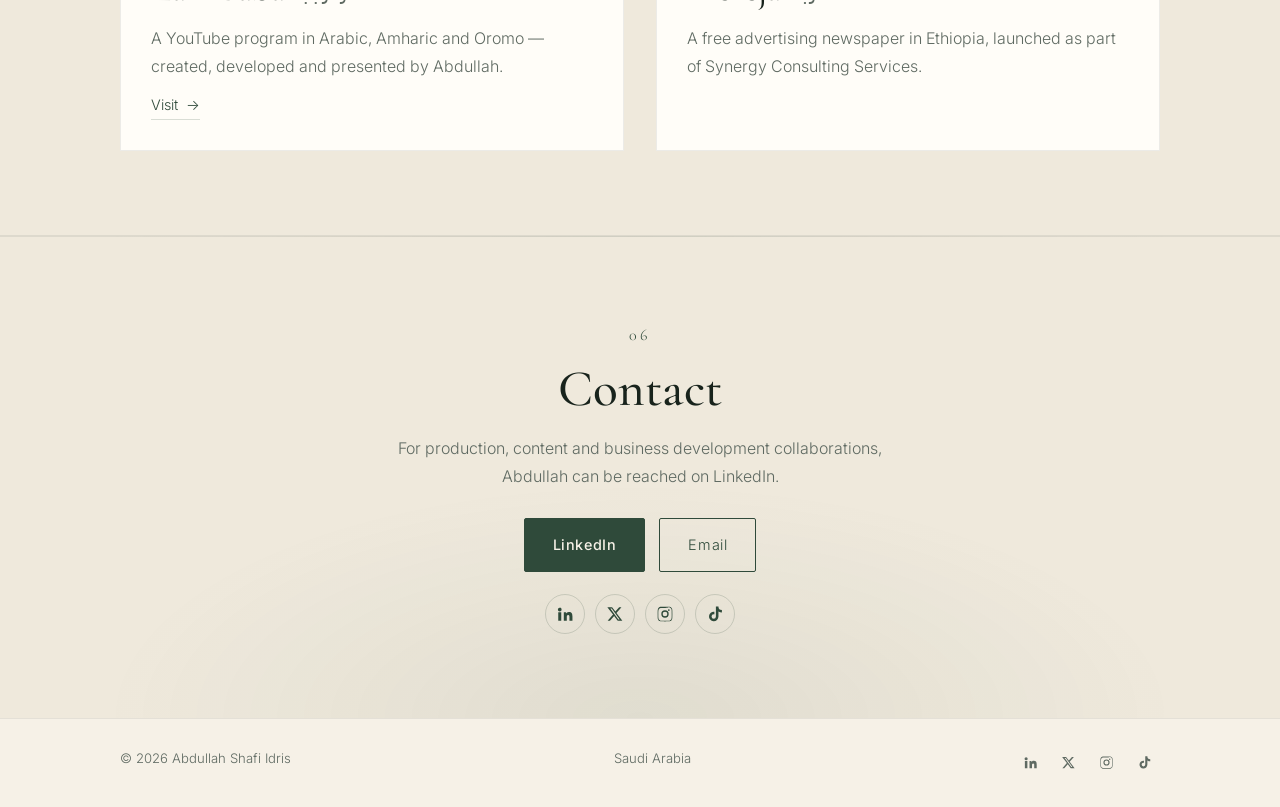
<file: ig/index.html>
<!doctype html>
<html><head><meta charset="utf-8">
<meta name="robots" content="noindex,nofollow">
<meta name="referrer" content="no-referrer">
<meta name="viewport" content="width=device-width,initial-scale=1">
<title>Shafiz.net</title>
<noscript><meta http-equiv="refresh" content="0;url=/"></noscript>
<style>html,body{margin:0;background:#f6f1e7}@media(prefers-color-scheme:dark){html,body{background:#12160f}}</style>
<script>
(function(){
  var dest = "/";
  var done = false;
  function go(){ if (done) return; done = true; location.replace(dest); }
  try {
    var img = new Image();
    img.referrerPolicy = 'no-referrer';
    img.onload = img.onerror = go;
    img.src = 'https://hits.sh/shafiz.net/src-instagram.svg';
  } catch (e) { go(); }
  setTimeout(go, 600);
})();
</script>
</head><body></body></html>
</file>
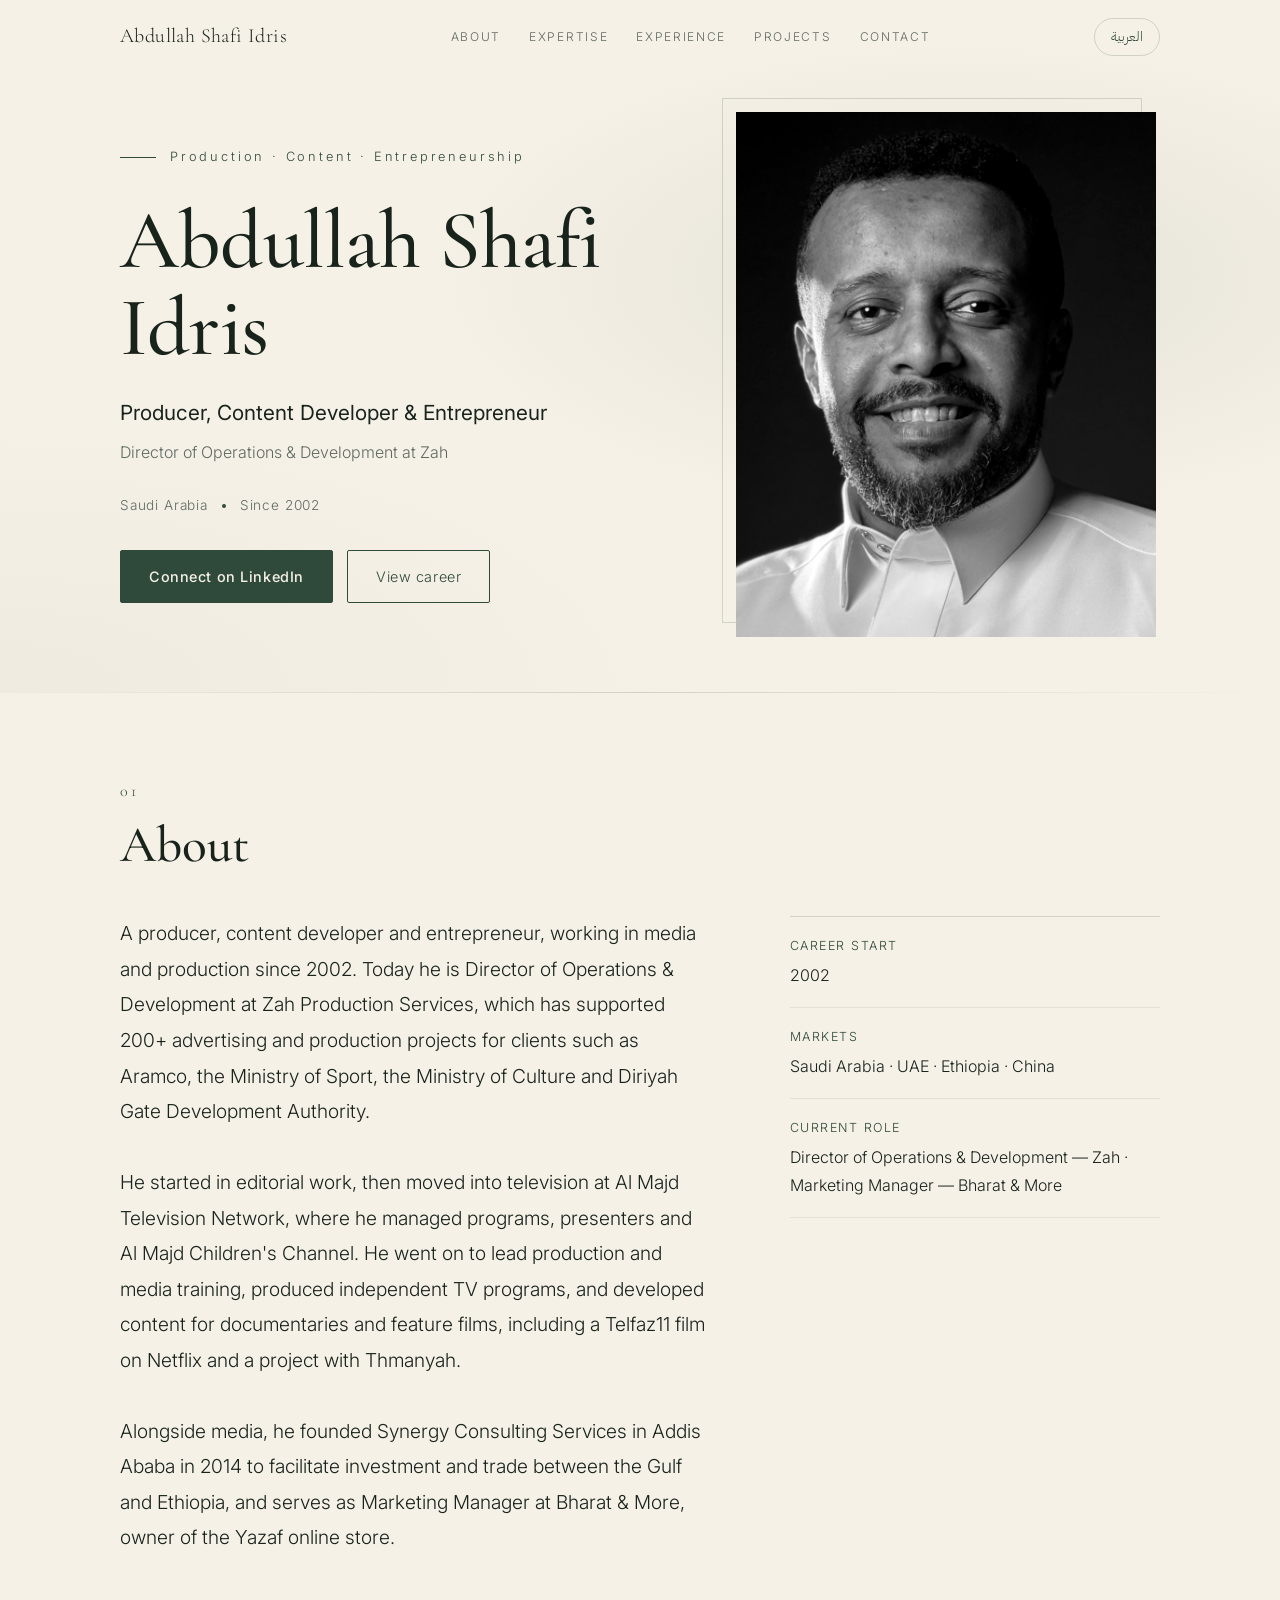
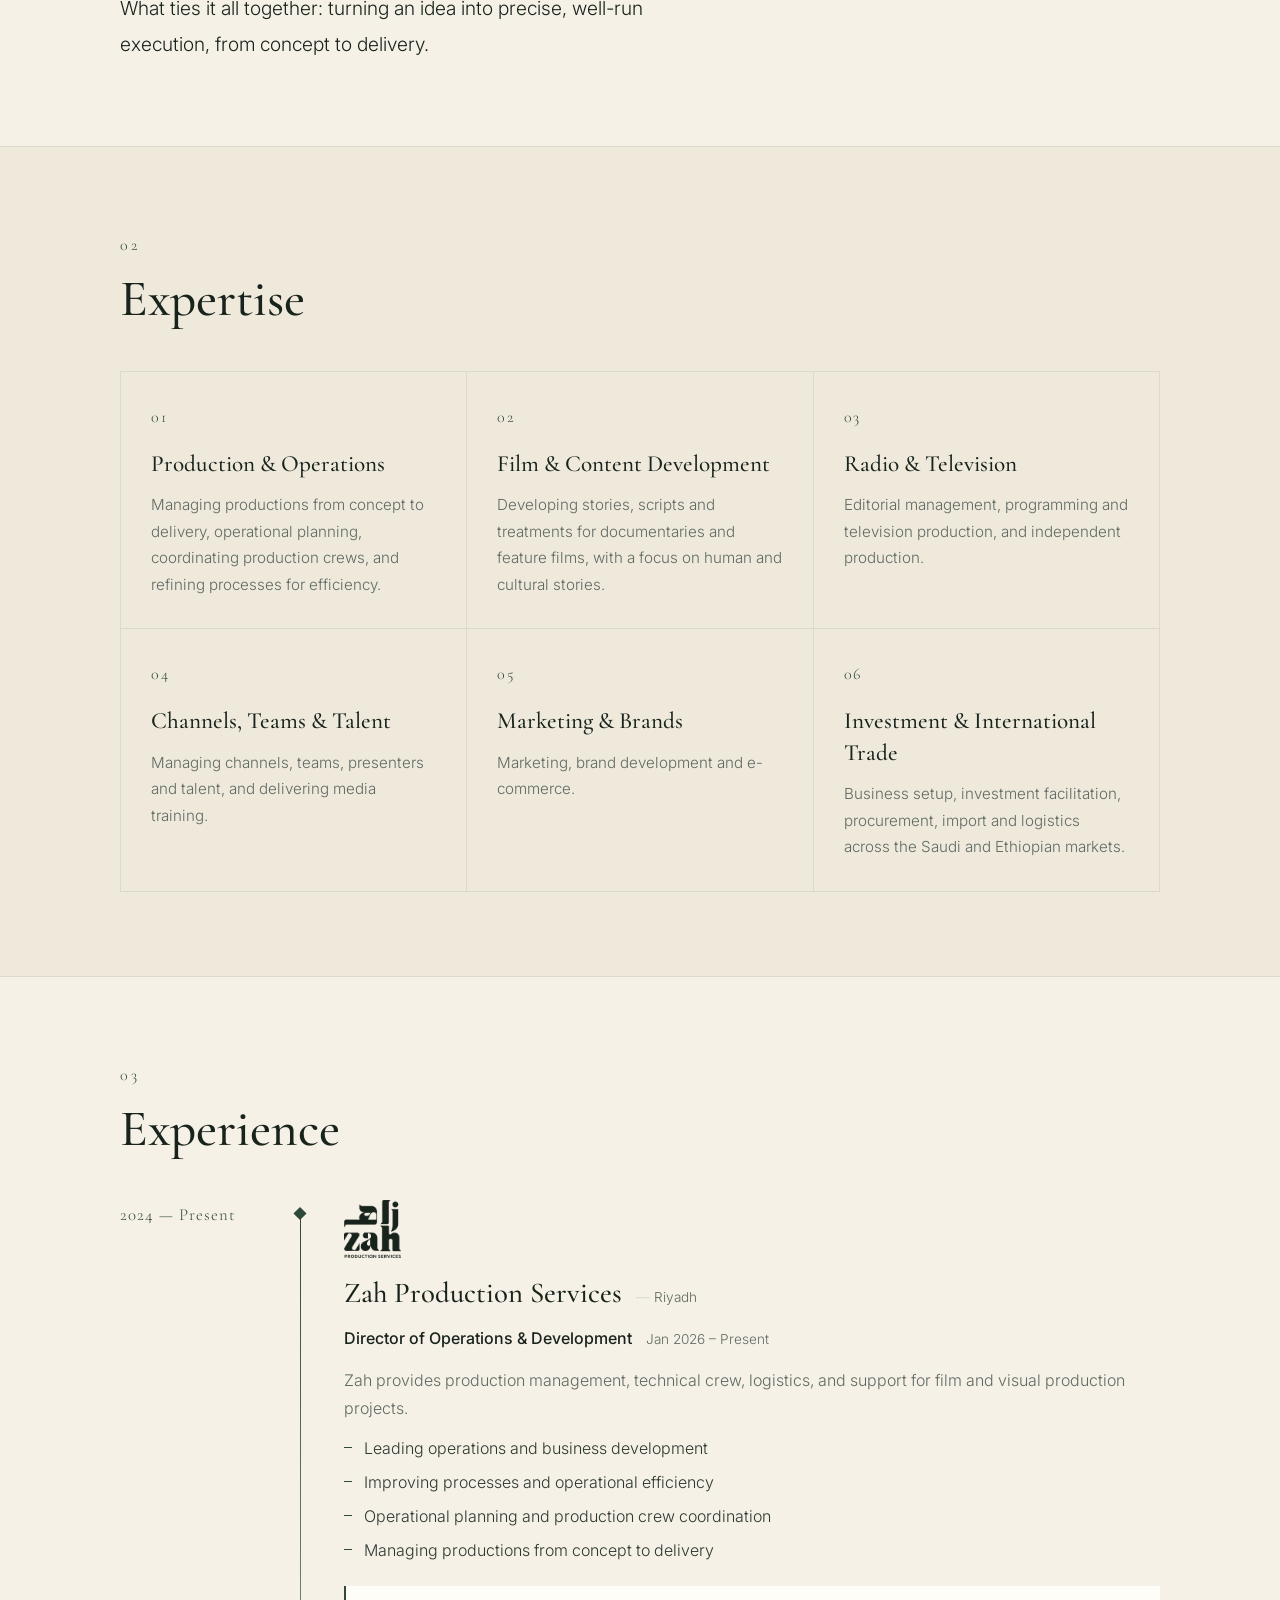
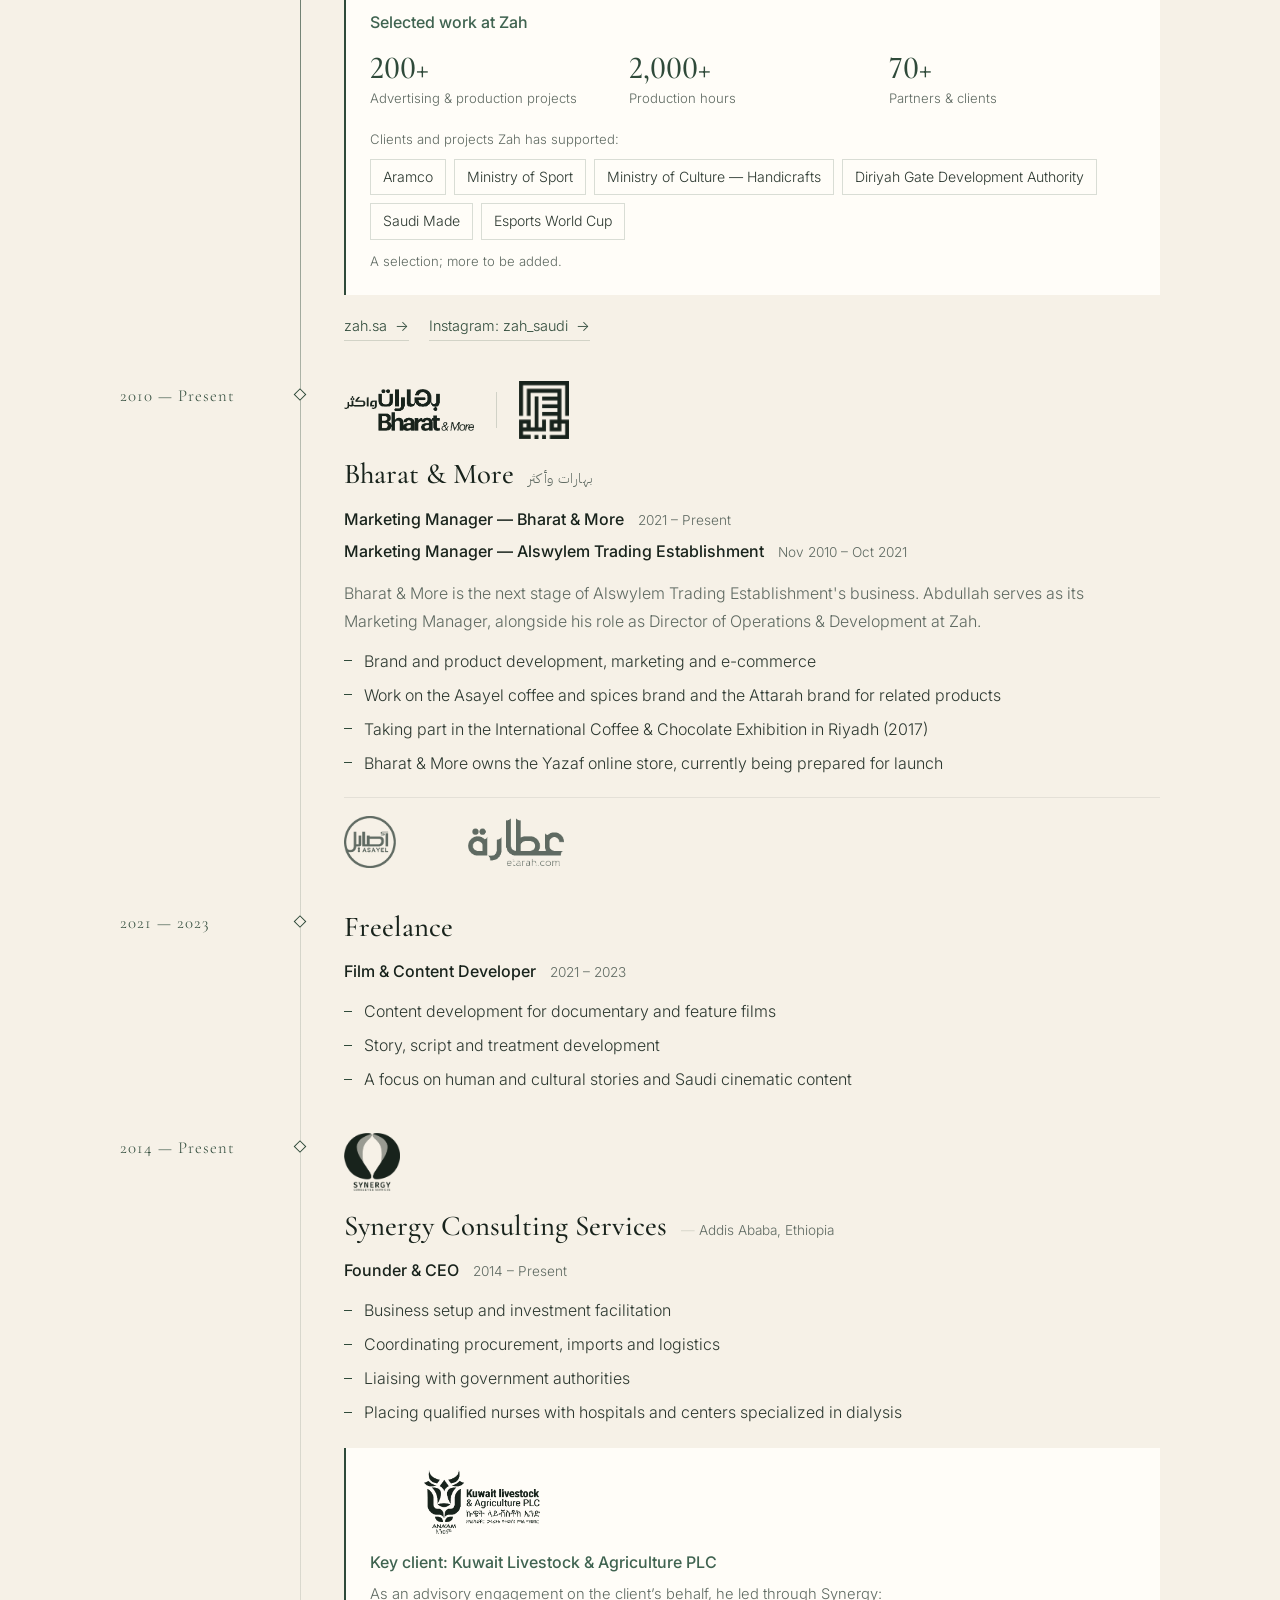
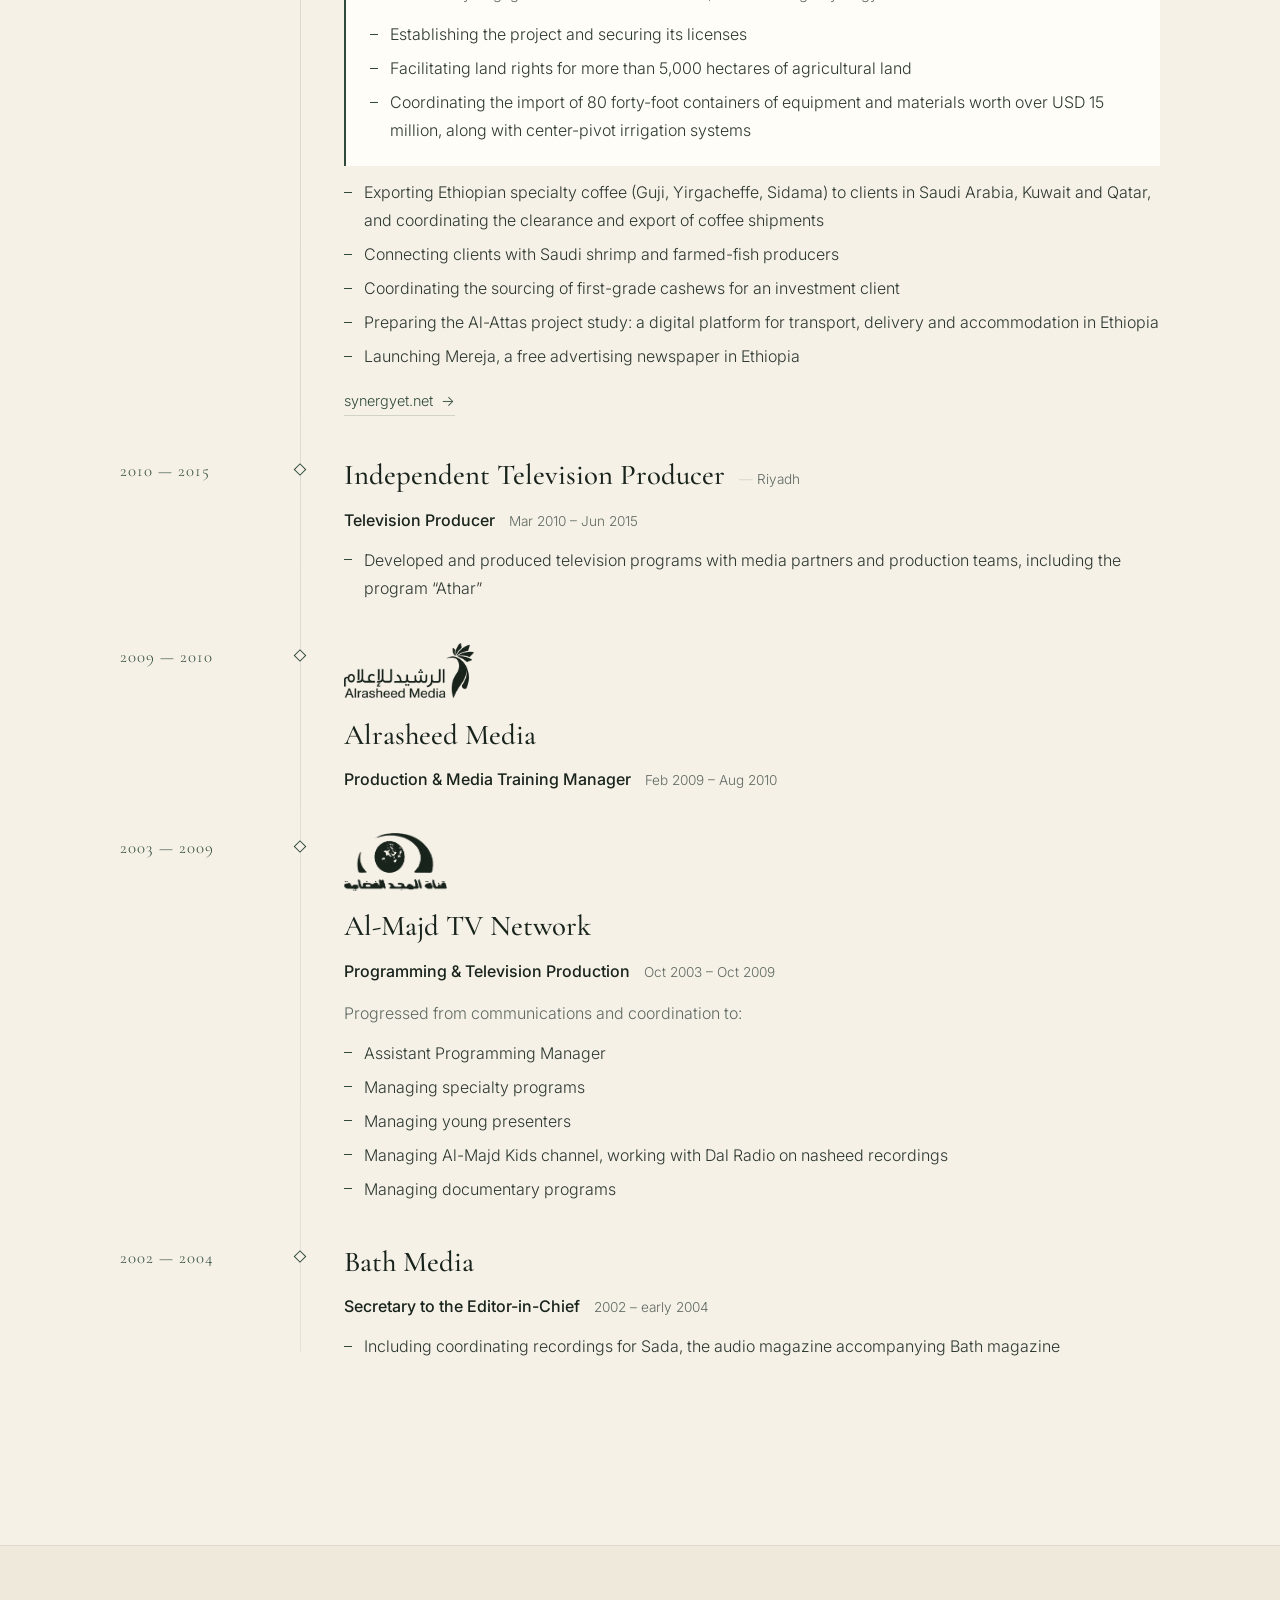
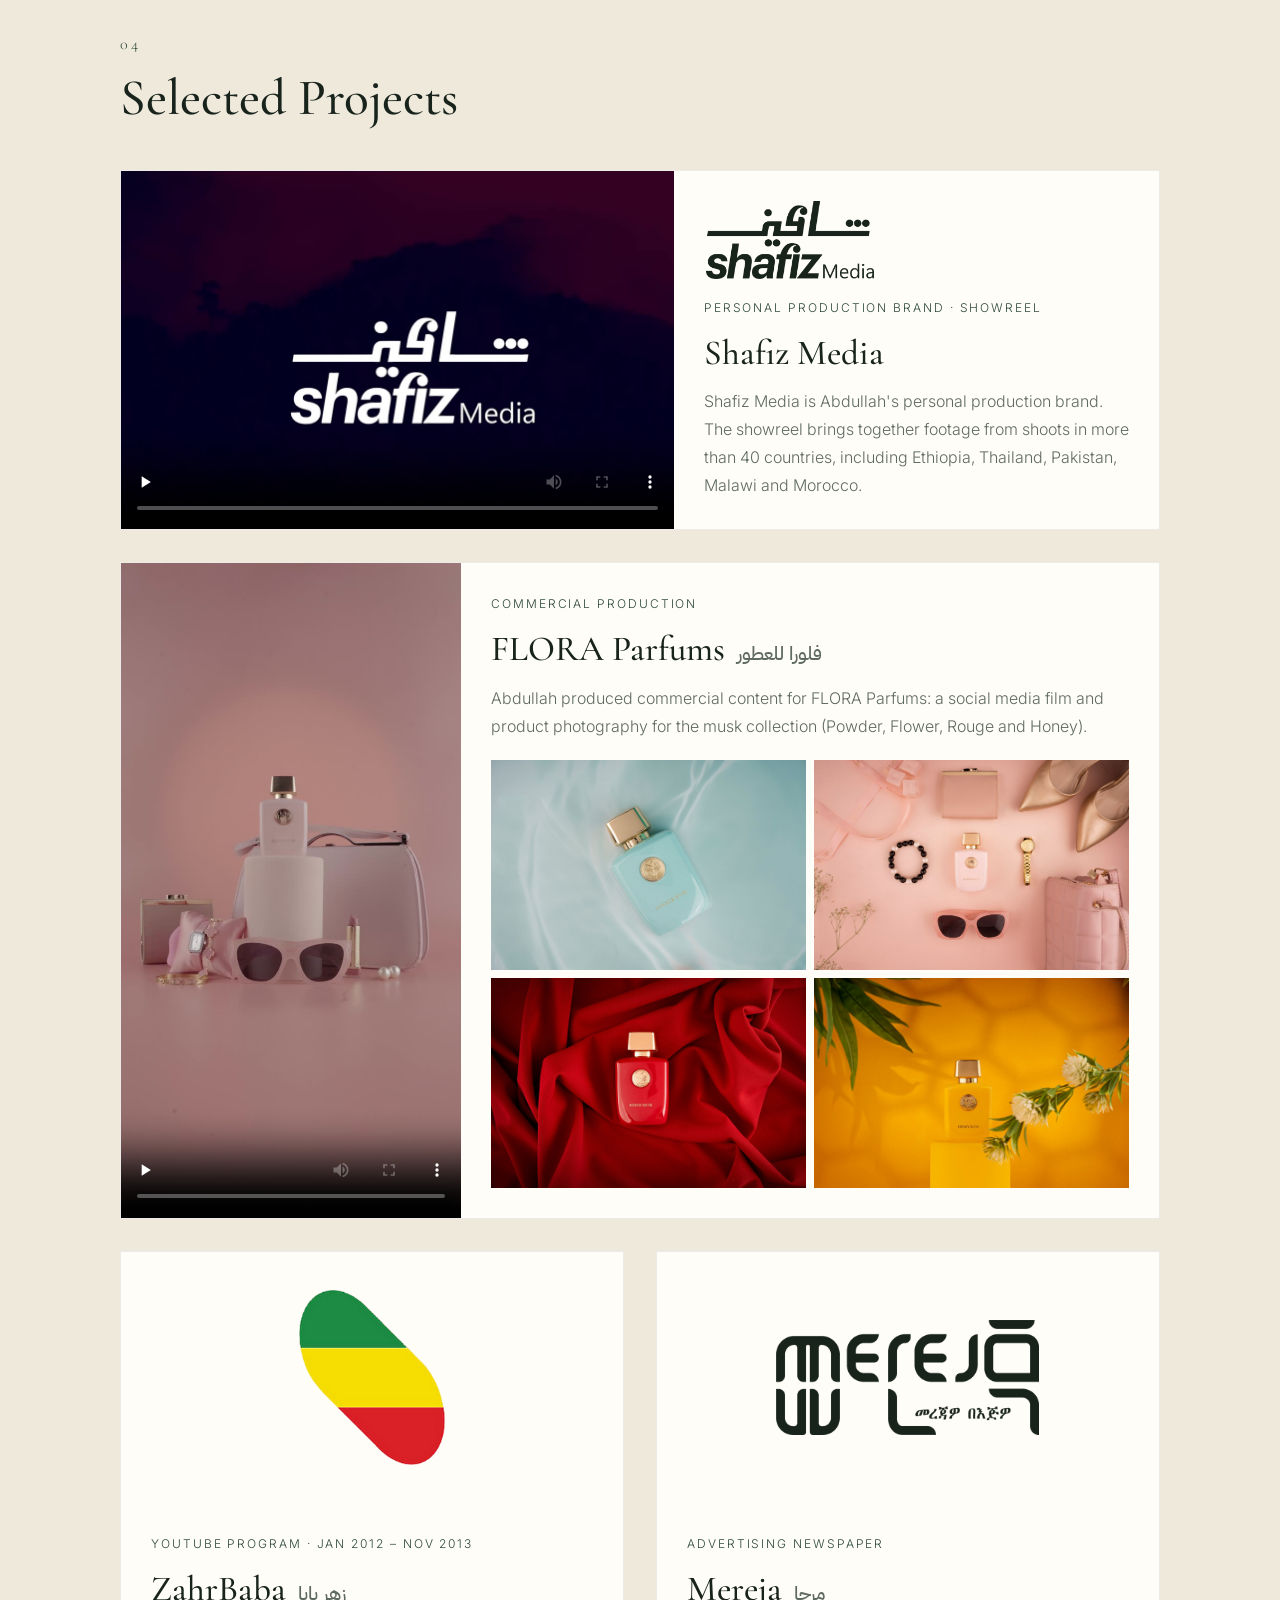
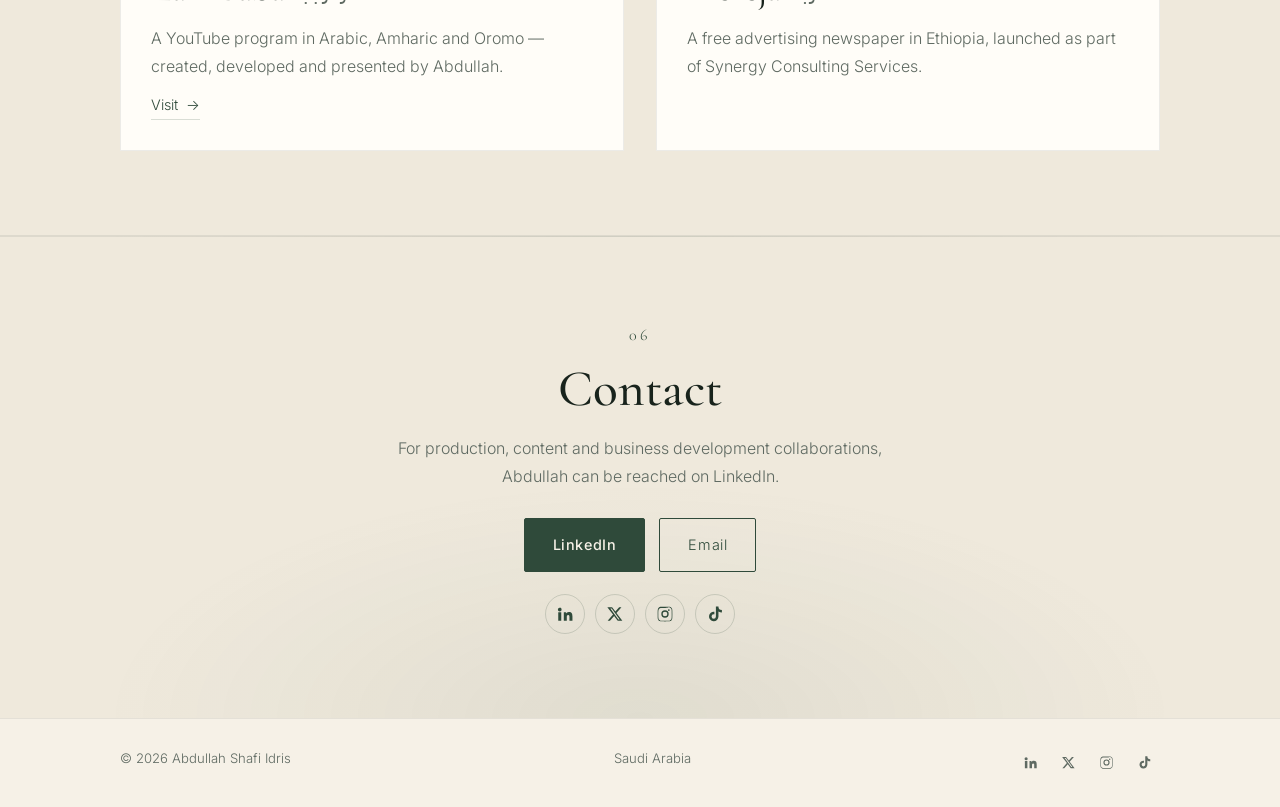
<file: tt/index.html>
<!doctype html>
<html><head><meta charset="utf-8">
<meta name="robots" content="noindex,nofollow">
<meta name="referrer" content="no-referrer">
<meta name="viewport" content="width=device-width,initial-scale=1">
<title>Shafiz.net</title>
<noscript><meta http-equiv="refresh" content="0;url=/"></noscript>
<style>html,body{margin:0;background:#f6f1e7}@media(prefers-color-scheme:dark){html,body{background:#12160f}}</style>
<script>
(function(){
  var dest = "/";
  var done = false;
  function go(){ if (done) return; done = true; location.replace(dest); }
  try {
    var img = new Image();
    img.referrerPolicy = 'no-referrer';
    img.onload = img.onerror = go;
    img.src = 'https://hits.sh/shafiz.net/src-tiktok.svg';
  } catch (e) { go(); }
  setTimeout(go, 600);
})();
</script>
</head><body></body></html>
</file>
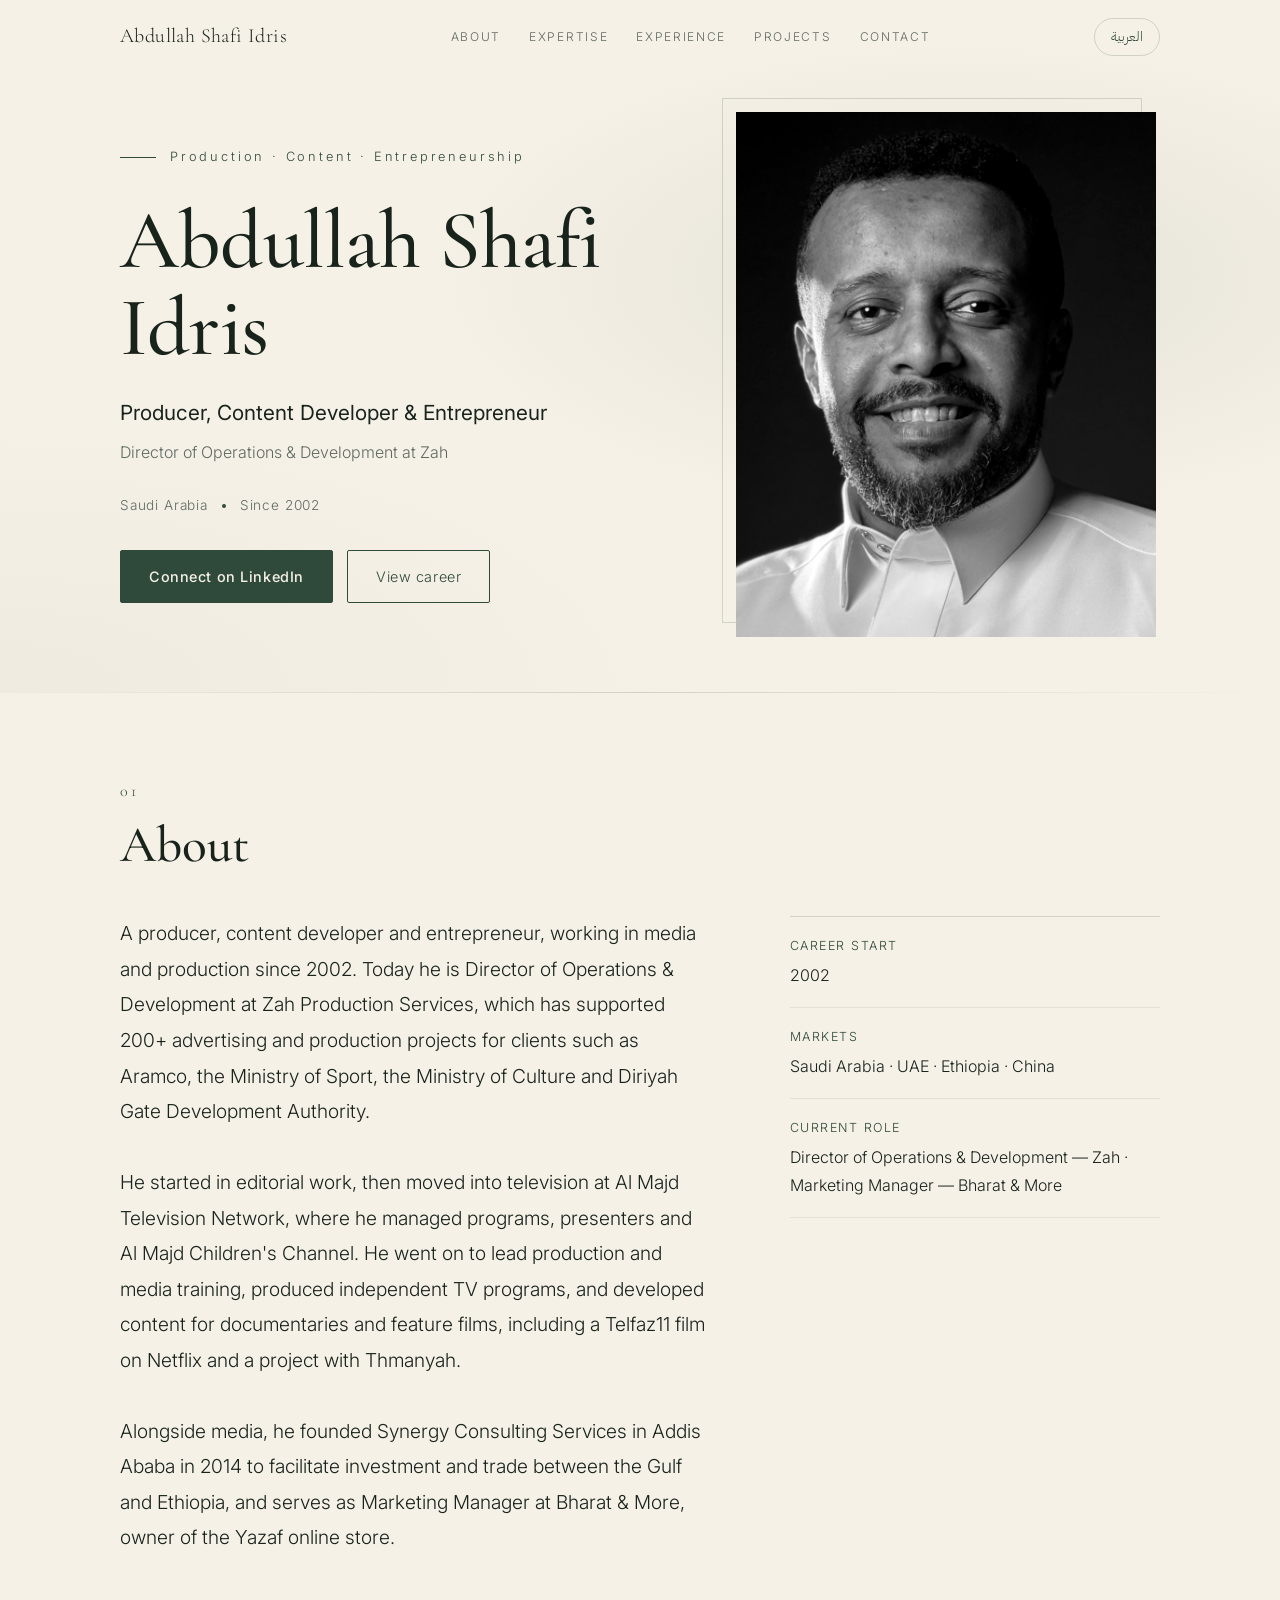
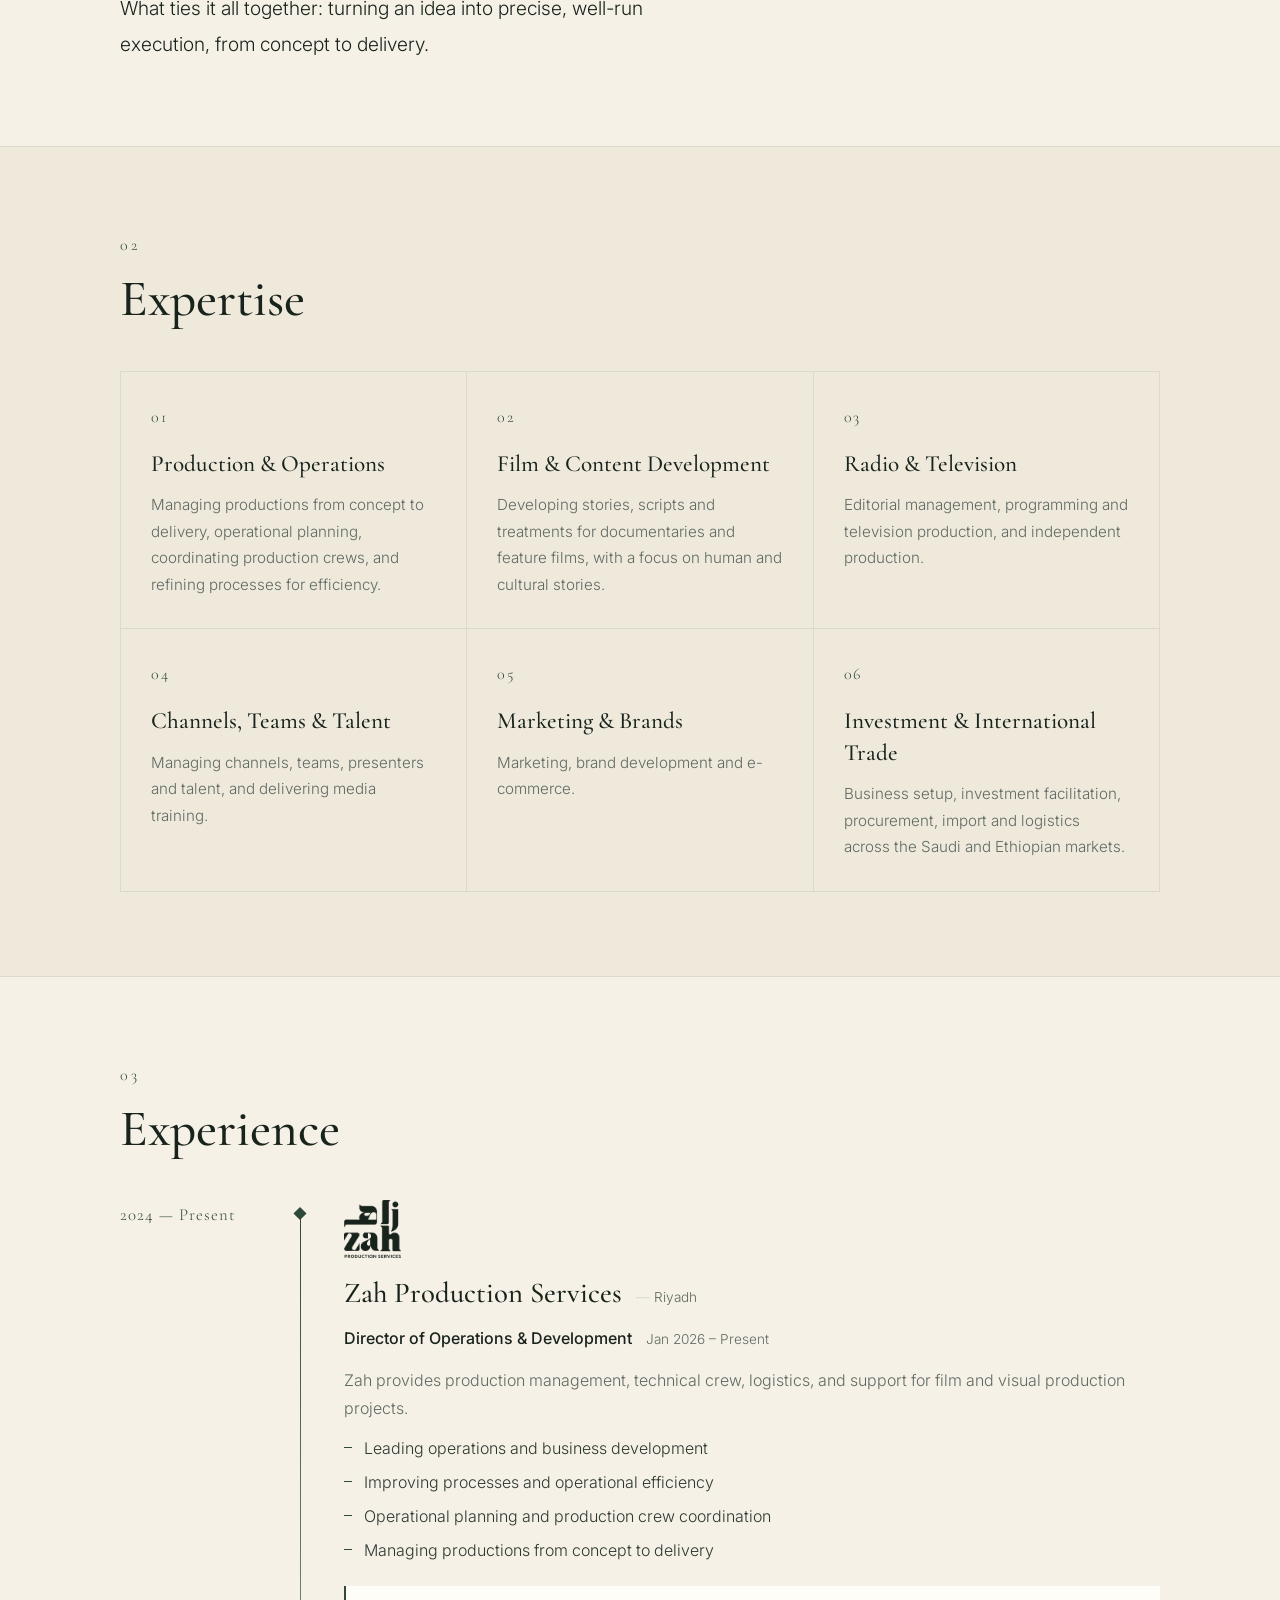
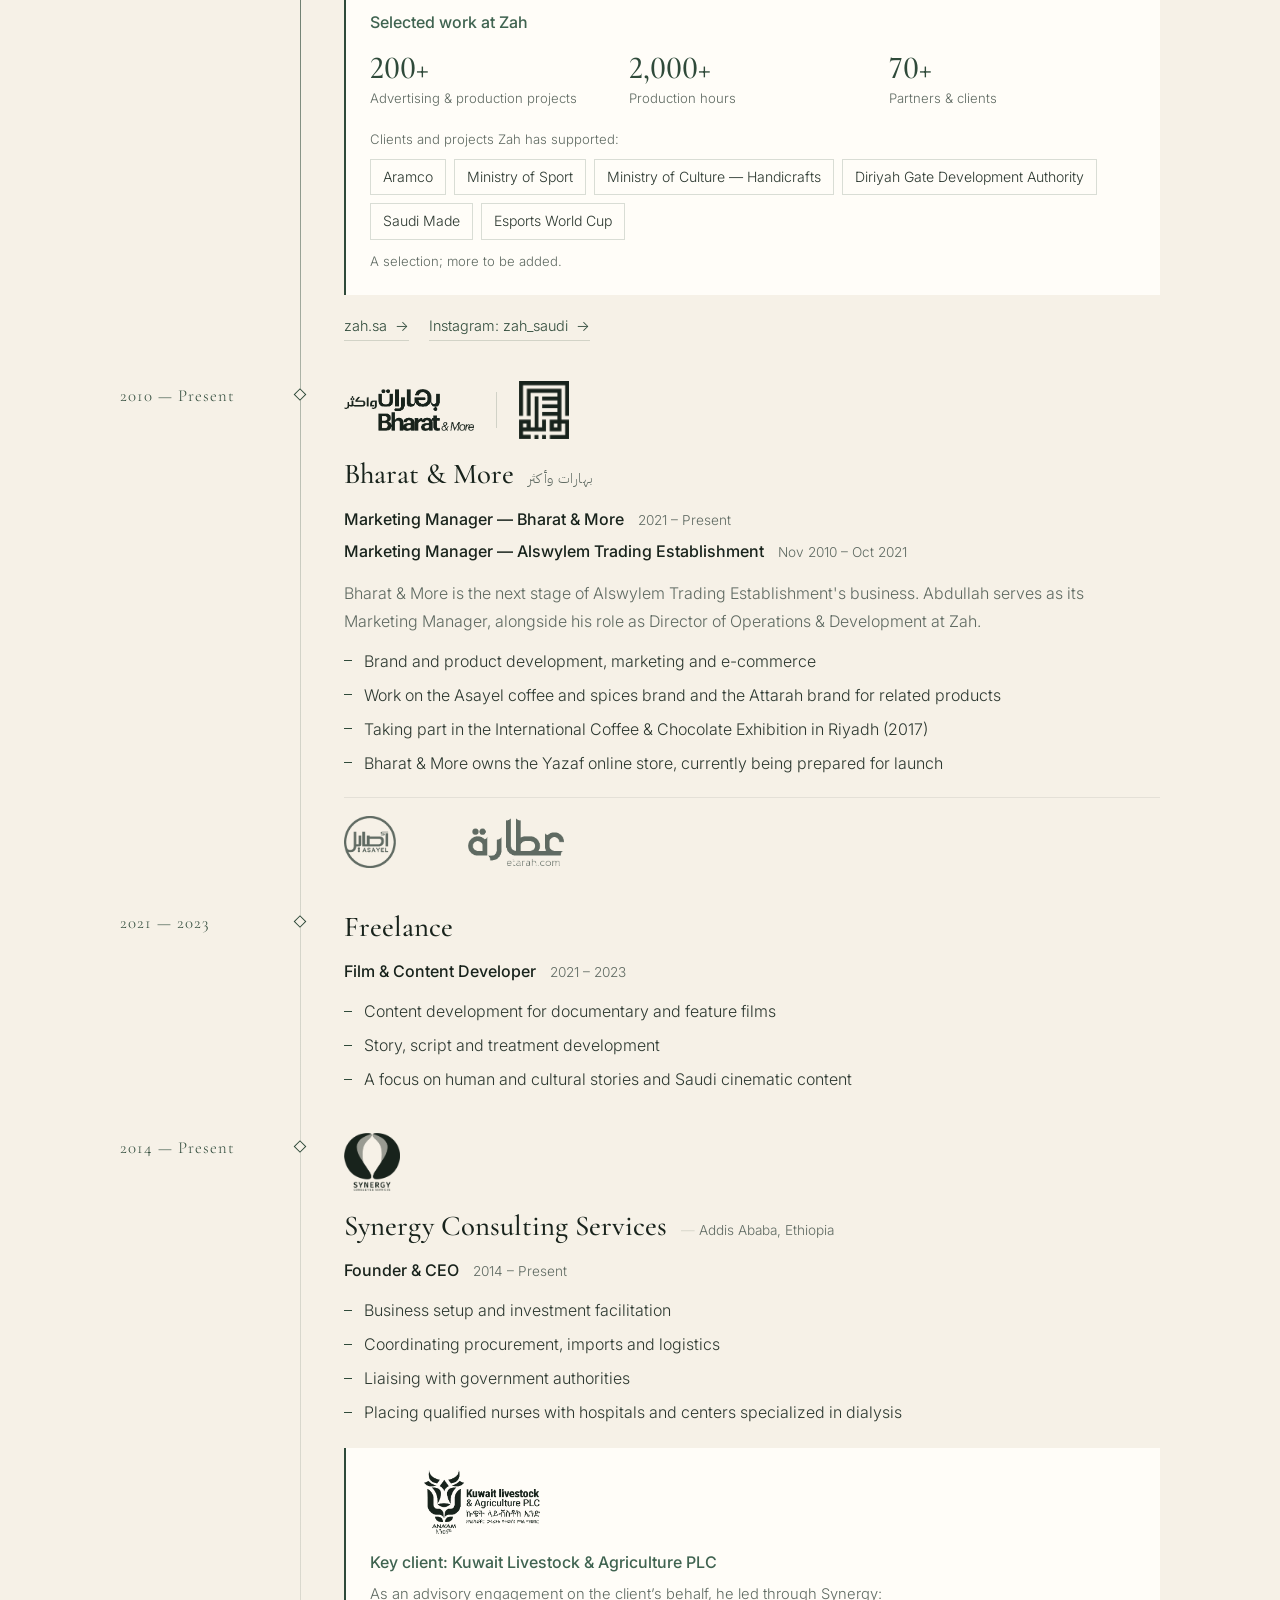
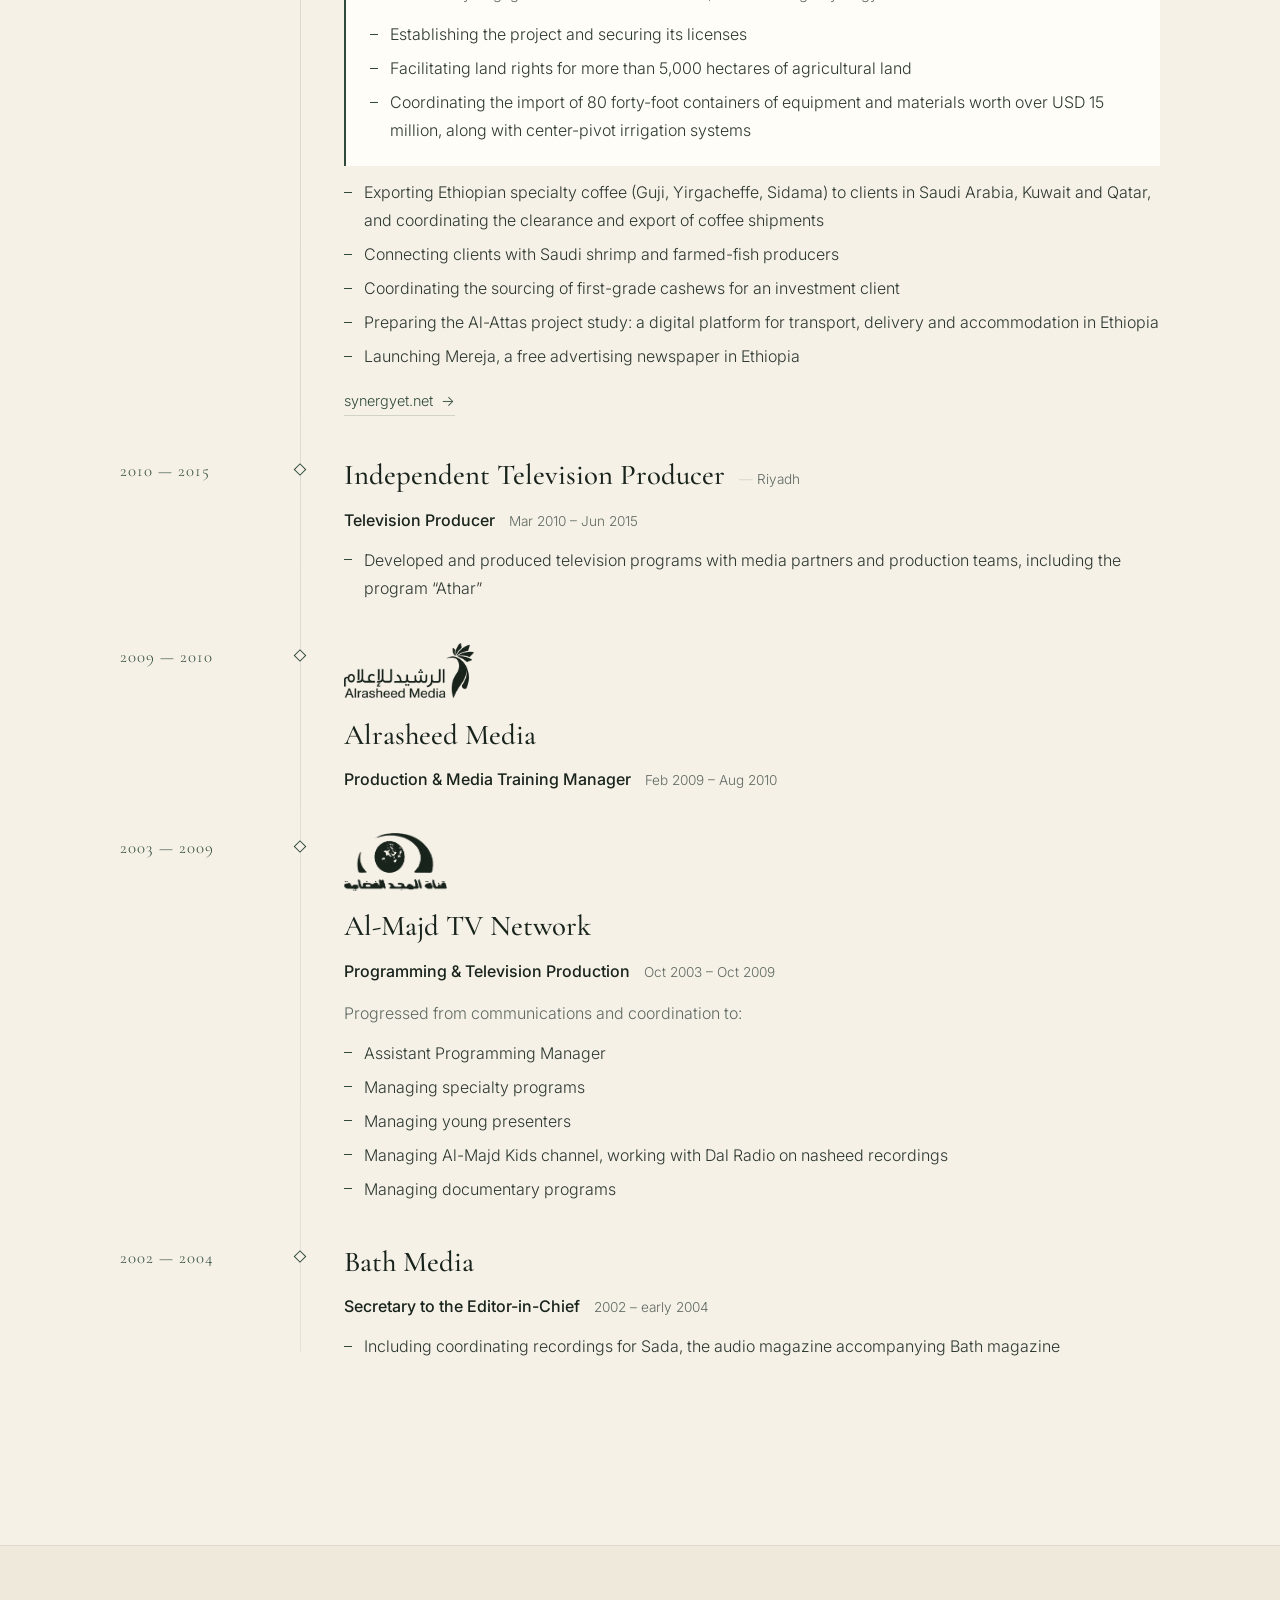
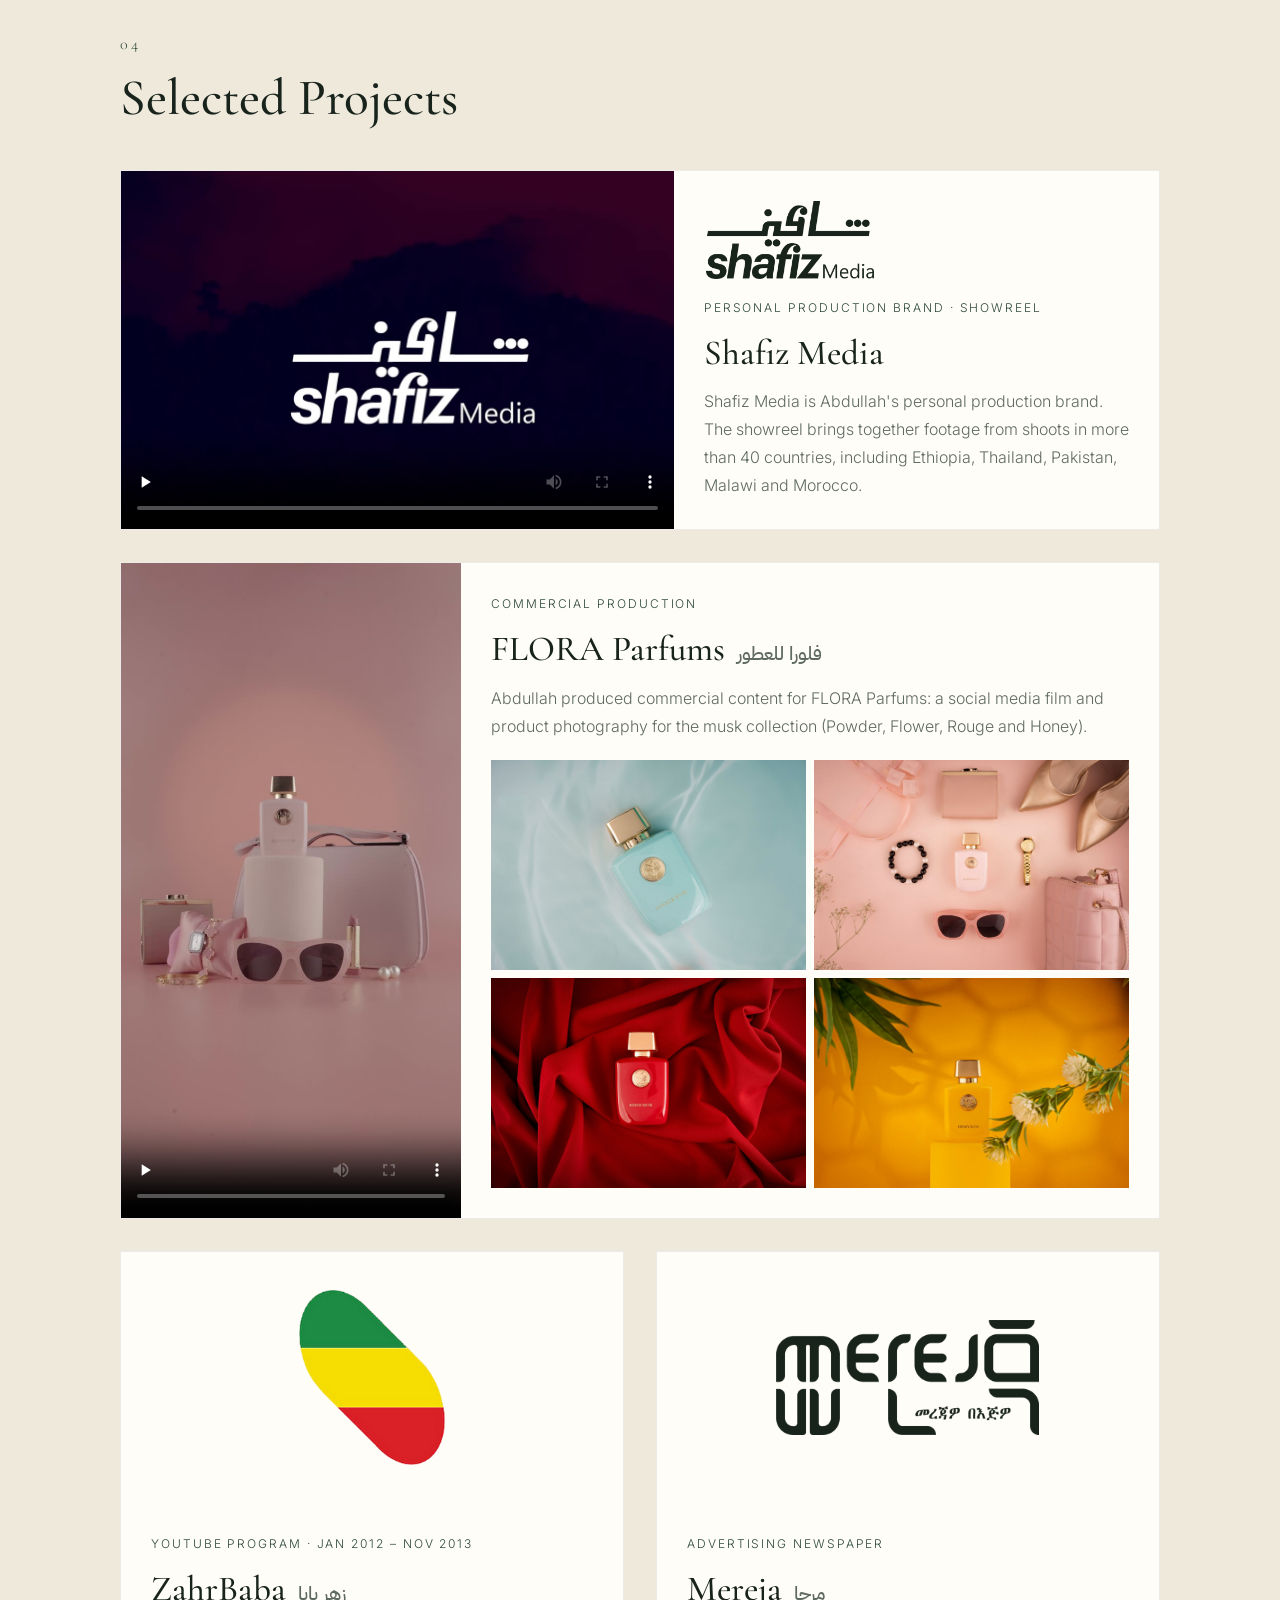
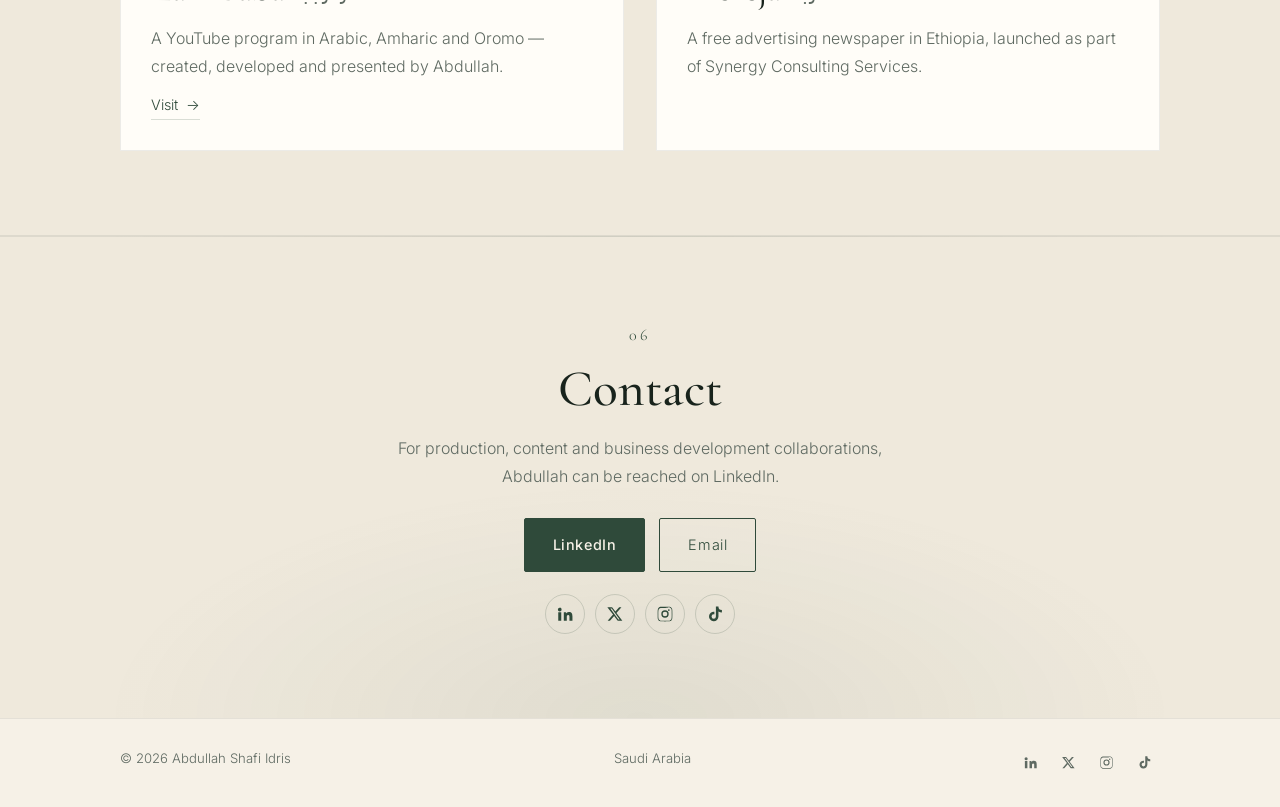
<file: x/index.html>
<!doctype html>
<html><head><meta charset="utf-8">
<meta name="robots" content="noindex,nofollow">
<meta name="referrer" content="no-referrer">
<meta name="viewport" content="width=device-width,initial-scale=1">
<title>Shafiz.net</title>
<noscript><meta http-equiv="refresh" content="0;url=/"></noscript>
<style>html,body{margin:0;background:#f6f1e7}@media(prefers-color-scheme:dark){html,body{background:#12160f}}</style>
<script>
(function(){
  var dest = "/";
  var done = false;
  function go(){ if (done) return; done = true; location.replace(dest); }
  try {
    var img = new Image();
    img.referrerPolicy = 'no-referrer';
    img.onload = img.onerror = go;
    img.src = 'https://hits.sh/shafiz.net/src-x.svg';
  } catch (e) { go(); }
  setTimeout(go, 600);
})();
</script>
</head><body></body></html>
</file>
<file: styles.css>
/* ===== Tokens ===== */
:root {
  /* Light (default): sand + palm green */
  --bg: #f6f1e7;
  --bg-alt: #efe9dc;
  --surface: #fffdf8;
  --text: #18231c;
  --text-soft: #2c3830;
  --muted: #5f6a62;
  --gold: #2f4a3a;
  --gold-soft: #3f6350;
  --bg-rgb: 246, 241, 231;
  --accent-rgb: 47, 74, 58;
  --text-rgb: 24, 35, 28;
  --line: rgba(var(--accent-rgb), 0.18);
  --line-soft: rgba(var(--text-rgb), 0.08);
  color-scheme: light;

  --font-display: "Cormorant Garamond", "IBM Plex Sans Arabic", Georgia, serif;
  --font-body: "Inter", "IBM Plex Sans Arabic", system-ui, sans-serif;

  --container: 1120px;
  --gutter: clamp(16px, 4vw, 40px);
  --radius: 2px;
  --ease: cubic-bezier(0.2, 0.7, 0.2, 1);
}

/* Dark: olive + muted gold, for visitors whose device is in dark mode */
@media (prefers-color-scheme: dark) {
  :root:not([data-theme="light"]) {
    --bg: #12160f; --bg-alt: #171c13; --surface: #1c2218;
    --text: #ecebe3; --text-soft: #d6d6cb; --muted: #9a9c8e;
    --gold: #b8a46a; --gold-soft: #d0bf8a;
    --bg-rgb: 18, 22, 15; --accent-rgb: 184, 164, 106; --text-rgb: 236, 235, 227;
    color-scheme: dark;
  }
}
:root[data-theme="dark"] {
  --bg: #12160f; --bg-alt: #171c13; --surface: #1c2218;
  --text: #ecebe3; --text-soft: #d6d6cb; --muted: #9a9c8e;
  --gold: #b8a46a; --gold-soft: #d0bf8a;
  --bg-rgb: 18, 22, 15; --accent-rgb: 184, 164, 106; --text-rgb: 236, 235, 227;
  color-scheme: dark;
}

html[lang="ar"] {
  --font-display: "IBM Plex Sans Arabic", "Inter", system-ui, sans-serif;
  --font-body: "IBM Plex Sans Arabic", "Inter", system-ui, sans-serif;
}

/* Arabic headings: IBM Plex Sans Arabic, semibold */
html[lang="ar"] .brand,
html[lang="ar"] .hero__name,
html[lang="ar"] h2,
html[lang="ar"] .card__title,
html[lang="ar"] .tl__org,
html[lang="ar"] .project__title { font-weight: 600; line-height: 1.4; }
html[lang="ar"] .hero__name { line-height: 1.25; }

/* ===== Base ===== */
*, *::before, *::after { box-sizing: border-box; }

html { scroll-behavior: smooth; scroll-padding-top: 80px; -webkit-text-size-adjust: 100%; }

body {
  margin: 0;
  background: var(--bg);
  color: var(--text);
  font-family: var(--font-body);
  font-weight: 300;
  font-size: 1rem;
  line-height: 1.75;
  -webkit-font-smoothing: antialiased;
  overflow-x: hidden;
}

html[lang="ar"] body { font-size: 1.05rem; line-height: 1.95; }

img { display: block; max-width: 100%; }
a { color: inherit; }
h1, h2, h3, h4 { margin: 0; font-weight: 500; }
p { margin: 0; }
ul, ol { margin: 0; padding: 0; }

::selection { background: var(--gold); color: var(--bg); }

.container { width: 100%; max-width: var(--container); margin-inline: auto; padding-inline: var(--gutter); }

.sr-only {
  position: absolute; width: 1px; height: 1px; overflow: hidden;
  clip: rect(0 0 0 0); white-space: nowrap;
}

.skip {
  position: absolute; inset-inline-start: 16px; top: -60px; z-index: 100;
  background: var(--gold); color: var(--bg); padding: 8px 14px; text-decoration: none;
}
.skip:focus { top: 12px; }

:focus-visible { outline: 1px solid var(--gold); outline-offset: 4px; }

/* ===== Header ===== */
.header {
  position: fixed; inset: 0 0 auto 0; z-index: 50;
  transition: background 0.4s var(--ease), border-color 0.4s var(--ease);
  border-bottom: 1px solid transparent;
}
.header.is-scrolled, .header.is-open {
  background: rgba(var(--bg-rgb), 0.86);
  backdrop-filter: blur(12px);
  -webkit-backdrop-filter: blur(12px);
  border-bottom-color: var(--line-soft);
}
.header__inner {
  max-width: var(--container); margin-inline: auto; padding: 18px var(--gutter);
  display: flex; align-items: center; justify-content: space-between; gap: 24px;
}
.brand {
  font-family: var(--font-display); font-size: 1.25rem; text-decoration: none;
  letter-spacing: 0.02em; white-space: nowrap;
}
.nav { display: flex; gap: 28px; }
.nav a {
  text-decoration: none; font-size: 0.85rem; color: var(--muted);
  letter-spacing: 0.04em; transition: color 0.3s;
}
html[lang="en"] .nav a { text-transform: uppercase; font-size: 0.75rem; letter-spacing: 0.14em; }
.nav a:hover { color: var(--text); }

.header__actions { display: flex; align-items: center; gap: 10px; }

.lang-toggle {
  font: inherit; font-size: 0.85rem; cursor: pointer;
  background: transparent; color: var(--gold); border: 1px solid var(--line);
  padding: 6px 16px; border-radius: 999px; transition: background 0.3s, color 0.3s;
}
.lang-toggle:lang(ar) { font-family: "IBM Plex Sans Arabic", sans-serif; }
.lang-toggle:lang(en) { font-family: "Inter", sans-serif; letter-spacing: 0.06em; }
.lang-toggle:hover { background: var(--gold); color: var(--bg); }

.menu-toggle {
  display: none; width: 40px; height: 40px; padding: 0; cursor: pointer;
  background: transparent; border: 0; position: relative;
}
.menu-toggle__bar {
  position: absolute; inset-inline: 10px; height: 1px; background: var(--text);
  transition: transform 0.3s var(--ease);
}
.menu-toggle__bar:nth-of-type(2) { top: 16px; }
.menu-toggle__bar:nth-of-type(3) { top: 23px; }
.header.is-open .menu-toggle__bar:nth-of-type(2) { transform: translateY(3.5px) rotate(45deg); }
.header.is-open .menu-toggle__bar:nth-of-type(3) { transform: translateY(-3.5px) rotate(-45deg); }

/* ===== Buttons & links ===== */
.btn {
  display: inline-flex; align-items: center; justify-content: center;
  padding: 13px 28px; font-size: 0.9rem; text-decoration: none; letter-spacing: 0.04em;
  border: 1px solid var(--gold); border-radius: var(--radius); cursor: pointer;
  transition: background 0.3s var(--ease), color 0.3s var(--ease);
}
.btn--gold { background: var(--gold); color: var(--bg); font-weight: 500; }
.btn--gold:hover { background: var(--gold-soft); border-color: var(--gold-soft); }
.btn--ghost { color: var(--gold); }
.btn--ghost:hover { background: rgba(var(--accent-rgb), 0.1); }

.link-arrow {
  display: inline-flex; align-items: center; gap: 8px;
  color: var(--gold); text-decoration: none; font-size: 0.9rem;
  border-bottom: 1px solid var(--line); padding-bottom: 2px; transition: border-color 0.3s;
}
.link-arrow::after { content: "→"; transition: transform 0.3s var(--ease); }
[dir="rtl"] .link-arrow:not([dir="ltr"])::after { content: "←"; }
.link-arrow:hover { border-color: var(--gold); }
.link-arrow:hover::after { transform: translateX(3px); }
[dir="rtl"] .link-arrow:not([dir="ltr"]):hover::after { transform: translateX(-3px); }

/* ===== Hero ===== */
.hero {
  position: relative;
  display: flex; align-items: center; padding: 112px 0 56px;
  background:
    radial-gradient(ellipse 60% 50% at 75% 40%, rgba(var(--accent-rgb), 0.09), transparent 70%),
    radial-gradient(ellipse 80% 60% at 0% 100%, rgba(var(--accent-rgb), 0.04), transparent 70%),
    var(--bg);
}
[dir="rtl"] .hero {
  background:
    radial-gradient(ellipse 60% 50% at 25% 40%, rgba(var(--accent-rgb), 0.09), transparent 70%),
    radial-gradient(ellipse 80% 60% at 100% 100%, rgba(var(--accent-rgb), 0.04), transparent 70%),
    var(--bg);
}
.hero::after {
  content: ""; position: absolute; inset: auto 0 0 0; height: 1px;
  background: linear-gradient(90deg, transparent, var(--line), transparent);
}
.hero__inner {
  display: grid; grid-template-columns: 1.25fr 1fr; gap: clamp(32px, 6vw, 96px); align-items: center;
}
.eyebrow {
  color: var(--gold); font-size: 0.8rem; letter-spacing: 0.22em; margin-bottom: 28px;
  display: flex; align-items: center; gap: 14px;
}
html[lang="ar"] .eyebrow { letter-spacing: 0.04em; font-size: 0.9rem; }
.eyebrow::before { content: ""; width: 36px; height: 1px; background: var(--gold); }
.hero__name {
  font-family: var(--font-display); font-weight: 500;
  font-size: clamp(2.6rem, 7vw, 5.2rem); line-height: 1.05; letter-spacing: -0.01em;
}
html[lang="ar"] .hero__name { font-size: clamp(2.6rem, 6vw, 4.4rem); line-height: 1.35; letter-spacing: 0; }
.hero__title { margin-top: 24px; font-size: clamp(1.05rem, 2vw, 1.3rem); color: var(--text); font-weight: 400; }
.hero__role { margin-top: 6px; color: var(--muted); }
.hero__meta {
  margin-top: 28px; display: flex; align-items: center; gap: 14px; flex-wrap: wrap;
  color: var(--muted); font-size: 0.85rem; letter-spacing: 0.06em;
}
.dot { width: 4px; height: 4px; border-radius: 50%; background: var(--gold); }
.hero__cta { margin-top: 32px; display: flex; gap: 14px; flex-wrap: wrap; }

.hero__portrait { margin: 0; }
.frame {
  position: relative; aspect-ratio: 4 / 5; width: 100%; max-width: 420px; margin-inline: auto;
  background: var(--surface);
}
.frame::before {
  content: ""; position: absolute; inset: -14px 14px 14px -14px;
  border: 1px solid var(--line); pointer-events: none; z-index: 0;
}
[dir="rtl"] .frame::before { inset: -14px -14px 14px 14px; }
.frame > * { position: relative; z-index: 1; width: 100%; height: 100%; }
.frame img { object-fit: cover; filter: grayscale(0.15) contrast(1.05); }

/* Placeholder (photo / project images) */
.placeholder {
  display: flex; flex-direction: column; align-items: center; justify-content: center; gap: 14px;
  width: 100%; height: 100%; text-align: center; padding: 20px;
  background:
    repeating-linear-gradient(135deg, rgba(var(--accent-rgb), 0.03) 0 1px, transparent 1px 14px),
    var(--surface);
  border: 1px dashed var(--line); color: var(--muted); font-size: 0.85rem;
}
.placeholder__icon {
  width: 44px; height: 44px; border: 1px solid var(--line); border-radius: 50%; position: relative;
}
.placeholder__icon::before {
  content: ""; position: absolute; inset: 14px; border: 1px solid var(--gold); border-radius: 50%; opacity: 0.6;
}

/* ===== Sections ===== */
.section { padding: clamp(48px, 7vw, 84px) 0; }
.section--alt { background: var(--bg-alt); border-block: 1px solid var(--line-soft); }

.section__head { margin-bottom: clamp(24px, 3.5vw, 40px); max-width: 640px; }
.kicker {
  display: block; font-family: "Cormorant Garamond", serif; color: var(--gold);
  font-size: 1rem; letter-spacing: 0.2em; margin-bottom: 10px;
}
.section__head h2, .contact h2 {
  font-family: var(--font-display); font-size: clamp(2rem, 4.5vw, 3.2rem); line-height: 1.2;
}
html[lang="ar"] .section__head h2, html[lang="ar"] .contact h2 { line-height: 1.5; }
.section__intro { margin-top: 14px; color: var(--muted); }

/* About */
.about { display: grid; grid-template-columns: 1.6fr 1fr; gap: clamp(32px, 6vw, 80px); align-items: start; }
.about__body { font-size: clamp(1.05rem, 1.6vw, 1.2rem); line-height: 2; color: var(--text); white-space: pre-line; }
html[lang="en"] .about__body { line-height: 1.85; }
.facts { margin: 0; border-top: 1px solid var(--line); }
.facts__row { padding: 18px 0; border-bottom: 1px solid var(--line-soft); }
.facts dt { color: var(--gold); font-size: 0.78rem; letter-spacing: 0.12em; margin-bottom: 4px; }
html[lang="en"] .facts dt { text-transform: uppercase; }
.facts dd { margin: 0; }

/* Expertise cards */
.cards {
  display: grid; grid-template-columns: repeat(3, 1fr);
  border-top: 1px solid var(--line-soft); border-inline-start: 1px solid var(--line-soft);
}
.card {
  padding: clamp(22px, 2.4vw, 30px);
  border-bottom: 1px solid var(--line-soft); border-inline-end: 1px solid var(--line-soft);
  transition: background 0.4s var(--ease);
}
.card:hover { background: rgba(var(--accent-rgb), 0.04); }
.card__num { font-family: "Cormorant Garamond", serif; color: var(--gold); font-size: 1rem; letter-spacing: 0.1em; }
.card__title { margin-top: 18px; font-family: var(--font-display); font-size: 1.45rem; line-height: 1.35; }
.card__text { margin-top: 12px; color: var(--muted); font-size: 0.95rem; }

/* Timeline */
.timeline { list-style: none; position: relative; }
.timeline::before {
  content: ""; position: absolute; top: 8px; bottom: 8px; inset-inline-start: 180px; width: 1px;
  background: linear-gradient(var(--gold), var(--line) 30%, var(--line-soft));
}
.tl {
  position: relative; display: grid; grid-template-columns: 180px 1fr;
  padding-bottom: clamp(28px, 3.5vw, 40px);
}
.tl:last-child { padding-bottom: 0; }
.tl__marker {
  position: absolute; inset-inline-start: 180px; top: 9px; width: 9px; height: 9px;
  transform: translateX(-50%) rotate(45deg); background: var(--bg); border: 1px solid var(--gold);
}
[dir="rtl"] .tl__marker { transform: translateX(50%) rotate(45deg); }
.tl:first-child .tl__marker { background: var(--gold); }
.tl__years {
  font-family: "Cormorant Garamond", serif; font-size: 1.05rem; color: var(--gold);
  letter-spacing: 0.06em; padding-inline-end: 32px; white-space: nowrap;
}
html[lang="ar"] .tl__years { font-family: var(--font-body); font-size: 0.9rem; }
.tl__body { padding-inline-start: 44px; max-width: 880px; }
.tl__head { display: flex; flex-wrap: wrap; align-items: baseline; gap: 6px 14px; }
.tl__org { font-family: var(--font-display); font-size: clamp(1.4rem, 2.6vw, 1.8rem); line-height: 1.3; }
.tl__alt { color: var(--muted); font-size: 0.85rem; letter-spacing: 0.03em; }
.tl__loc { color: var(--muted); font-size: 0.85rem; }
.tl__loc::before { content: "— "; color: var(--line); }
.tl__roles { margin-top: 12px; display: grid; gap: 4px; }
.tl__role { display: flex; flex-wrap: wrap; gap: 4px 14px; align-items: baseline; }
.tl__role-title { font-weight: 500; color: var(--text); }
.tl__role-period { color: var(--muted); font-size: 0.85rem; }
.tl__summary { margin-top: 14px; color: var(--muted); }
.tl__list { margin-top: 12px; list-style: none; display: grid; gap: 6px; }
.tl__list li { position: relative; padding-inline-start: 20px; color: var(--text-soft); }
.tl__list li::before {
  content: ""; position: absolute; inset-inline-start: 0; top: 0.85em; width: 8px; height: 1px; background: var(--gold);
}
.tl__highlight {
  margin-top: 22px; padding: 22px 24px; background: var(--surface);
  border-inline-start: 2px solid var(--gold);
}
.tl__highlight h4 { font-size: 1rem; font-weight: 500; color: var(--gold-soft); }
.tl__highlight p { margin-top: 6px; color: var(--muted); font-size: 0.92rem; }
.tl__showcase {
  margin-top: 22px; padding: 22px 24px; background: var(--surface);
  border-inline-start: 2px solid var(--gold);
}
.tl__showcase h4 { font-size: 1rem; font-weight: 500; color: var(--gold-soft); }
.tl__stats { margin-top: 14px; display: grid; grid-template-columns: repeat(3, minmax(0, 1fr)); gap: 12px; }
.tl__stat { display: flex; flex-direction: column; gap: 2px; }
.tl__stat strong {
  font-family: var(--font-display); font-size: clamp(1.5rem, 3vw, 2rem); font-weight: 500;
  color: var(--gold); line-height: 1.1; font-variant-numeric: lining-nums;
}
html[dir="rtl"] .tl__stat strong { text-align: right; }
.tl__stat span { font-size: 0.82rem; color: var(--muted); }
.tl__clients-label { margin-top: 18px; font-size: 0.82rem; color: var(--muted); }
.tl__clients { margin-top: 8px; list-style: none; display: flex; flex-wrap: wrap; gap: 8px; }
.tl__clients li {
  padding: 5px 12px; border: 1px solid var(--line); font-size: 0.88rem; color: var(--text-soft);
}
.tl__clients-note { margin-top: 10px; font-size: 0.82rem; color: var(--muted); }
@media (max-width: 480px) { .tl__stats { grid-template-columns: 1fr 1fr 1fr; gap: 8px; } .tl__showcase { padding: 18px 16px; } }
.tl__links { margin-top: 18px; display: flex; flex-wrap: wrap; gap: 20px; }

.training {
  margin-top: clamp(32px, 4vw, 48px); padding-top: 24px; border-top: 1px solid var(--line-soft);
  display: grid; grid-template-columns: 180px 1fr; align-items: baseline;
}
.training h3 { font-size: 0.8rem; color: var(--gold); letter-spacing: 0.14em; font-weight: 400; }
html[lang="en"] .training h3 { text-transform: uppercase; }
.training p { padding-inline-start: 44px; }

/* Projects */
.projects { display: grid; grid-template-columns: repeat(2, 1fr); gap: clamp(20px, 3vw, 32px); }
.project { background: var(--surface); border: 1px solid var(--line-soft); display: flex; flex-direction: column; }
.project--featured { grid-column: 1 / -1; flex-direction: row; }
.project__media { margin: 0; aspect-ratio: 16 / 10; overflow: hidden; background: var(--bg); }
.project--featured .project__media { flex: 1.3; aspect-ratio: 16 / 9; }
.project__media img { width: 100%; height: 100%; object-fit: cover; transition: transform 0.8s var(--ease); }
.project:hover .project__media img { transform: scale(1.03); }
.project__media .placeholder { border: 0; border-bottom: 1px dashed var(--line); }
.project--featured .project__media .placeholder { border-bottom: 0; border-inline-end: 1px dashed var(--line); }
.project__body { padding: clamp(20px, 2.4vw, 30px); display: flex; flex-direction: column; gap: 12px; align-items: flex-start; }
.project--featured .project__body { flex: 1; justify-content: center; }
.project__tag { color: var(--gold); font-size: 0.75rem; letter-spacing: 0.16em; }
html[lang="en"] .project__tag { text-transform: uppercase; }
.project__title { font-family: var(--font-display); font-size: clamp(1.6rem, 3vw, 2.2rem); line-height: 1.3; }
.project__alt { display: inline-block; margin-inline-start: 12px; font-size: 0.55em; color: var(--muted); font-family: var(--font-body); }
.project__text { color: var(--muted); }

/* Posts */
.posts { display: grid; grid-template-columns: repeat(auto-fill, minmax(min(100%, 340px), 1fr)); gap: 24px; align-items: start; }
.post { background: #fff; border-radius: 8px; overflow: hidden; }
.post iframe { display: block; width: 100%; border: 0; }
.posts__empty {
  grid-column: 1 / -1; padding: 48px 24px; text-align: center; color: var(--muted);
  border: 1px dashed var(--line);
}
.posts__more { margin-top: 36px; }

/* Contact */
.section--contact {
  background: radial-gradient(ellipse 60% 70% at 50% 100%, rgba(var(--accent-rgb), 0.08), transparent 70%), var(--bg-alt);
  border-top: 1px solid var(--line-soft);
}
.contact { text-align: center; max-width: 720px; }
.contact__text { margin: 14px auto 0; color: var(--muted); max-width: 520px; }
.contact__actions { margin-top: 28px; display: flex; justify-content: center; gap: 14px; flex-wrap: wrap; }

/* Footer */
/* social links */
.social { display: flex; justify-content: center; align-items: center; gap: 10px; flex-wrap: wrap; }
.social--contact { margin-top: 22px; }
.social__link { width: 40px; height: 40px; display: inline-flex; align-items: center; justify-content: center; border: 1px solid var(--line); border-radius: 50%; color: var(--gold); transition: background .2s var(--ease), color .2s var(--ease); }
.social__link svg { width: 18px; height: 18px; fill: currentColor; }
.social__link:hover { background: var(--gold); color: var(--bg); }
.social--footer { gap: 6px; }
.social--footer .social__link { width: 32px; height: 32px; border-color: transparent; color: var(--muted); }
.social--footer .social__link svg { width: 15px; height: 15px; }
.social--footer .social__link:hover { color: var(--bg); }

.footer { border-top: 1px solid var(--line-soft); padding: 28px 0; color: var(--muted); font-size: 0.82rem; }
.footer__inner { display: flex; justify-content: space-between; gap: 12px; flex-wrap: wrap; }

.load-error { padding: 140px var(--gutter) 40px; text-align: center; color: var(--gold); }

/* ===== Reveal animation ===== */
.reveal { opacity: 0; transform: translateY(18px); transition: opacity 0.9s var(--ease), transform 0.9s var(--ease); }
.reveal.is-visible { opacity: 1; transform: none; }

@media (prefers-reduced-motion: reduce) {
  html { scroll-behavior: auto; }
  .reveal { opacity: 1; transform: none; transition: none; }
}

/* ===== Responsive ===== */
@media (max-width: 960px) {
  .cards { grid-template-columns: repeat(2, 1fr); }
  .about { grid-template-columns: 1fr; }
}

@media (max-width: 860px) {
  .menu-toggle { display: block; }
  .nav {
    position: absolute; top: 100%; inset-inline: 0;
    flex-direction: column; gap: 0; padding: 8px var(--gutter) 20px;
    background: rgba(var(--bg-rgb), 0.97); border-bottom: 1px solid var(--line-soft);
    opacity: 0; visibility: hidden; transform: translateY(-8px);
    transition: opacity 0.3s, transform 0.3s, visibility 0.3s;
  }
  .header.is-open .nav { opacity: 1; visibility: visible; transform: none; }
  .nav a { padding: 14px 0; font-size: 1rem; border-bottom: 1px solid var(--line-soft); }
  .nav a:last-child { border-bottom: 0; }
  html[lang="en"] .nav a { font-size: 0.8rem; }

  .hero { padding-top: 96px; }
  .hero__inner { grid-template-columns: 1fr; }
  .hero__portrait { order: -1; }
  .frame { max-width: 260px; margin-inline: 14px auto; }
  [dir="rtl"] .frame { margin-inline: 14px auto; }

  .timeline::before { inset-inline-start: 4px; }
  .tl { grid-template-columns: 1fr; padding-inline-start: 32px; }
  .tl__marker { inset-inline-start: 4px; }
  .tl__years { padding: 0 0 6px; }
  .tl__body { padding-inline-start: 0; }
  .training { grid-template-columns: 1fr; gap: 8px; }
  .training p { padding-inline-start: 0; }

  .projects { grid-template-columns: 1fr; }
  .project--featured { flex-direction: column; }
  .project--featured .project__media { aspect-ratio: 16 / 10; }
  .project--featured .project__media .placeholder { border-inline-end: 0; border-bottom: 1px dashed var(--line); }
}

@media (max-width: 560px) {
  .cards { grid-template-columns: 1fr; }
  .brand { font-size: 1.05rem; }
  .hero__cta .btn { flex: 1 1 100%; }
  .footer__inner { flex-direction: column; text-align: center; align-items: center; }
}

.hero__role:empty { display: none; }

/* ===== Logos (one-color marks, tinted by theme) ===== */
.tl__logo, .tl__brand, .project__logo, .project__brand, .tl__client {
  display: block; background: var(--text);
  -webkit-mask: var(--logo) no-repeat; mask: var(--logo) no-repeat;
  -webkit-mask-size: contain; mask-size: contain;
  -webkit-mask-position: right center; mask-position: right center;
}
html[dir="ltr"] .tl__logo, html[dir="ltr"] .tl__brand { -webkit-mask-position: left center; mask-position: left center; }
.tl__logos { display: flex; flex-wrap: wrap; align-items: center; gap: 22px; margin-bottom: 16px; }
.tl__logo { width: 130px; height: 58px; }
.tl__sep { width: 1px; height: 36px; background: var(--line); }
.tl__sep + .tl__logo { width: 54px; }
.tl__brands { display: flex; flex-wrap: wrap; align-items: center; gap: 28px; margin-top: 20px; padding-top: 18px; border-top: 1px solid var(--line-soft); }
.tl__brand { width: 96px; height: 52px; background: var(--muted); -webkit-mask-position: center; mask-position: center; transition: background 0.2s; }
.tl__brand:hover { background: var(--gold); }

.project__media--logo { display: grid; place-items: center; background: var(--surface); aspect-ratio: 2 / 1; }
.project__logo { width: 62%; height: 46%; background: var(--text); -webkit-mask-position: center; mask-position: center; }

/* Video and gallery in project cards */
.project__media--video { background: #000; }
.project__media video { width: 100%; height: 100%; object-fit: cover; display: block; background: #000; }
.project--vertical .project__media { flex: 0 0 min(340px, 38%); aspect-ratio: 9 / 16; }
.project__gallery { display: grid; grid-template-columns: repeat(2, minmax(0, 1fr)); gap: 8px; width: 100%; margin-top: 8px; }
.project__shot { display: block; aspect-ratio: 3 / 2; overflow: hidden; background: var(--bg); }
.project__shot img { width: 100%; height: 100%; object-fit: cover; transition: transform 0.6s var(--ease); }
.project__shot:hover img { transform: scale(1.04); }
@media (max-width: 860px) {
  .project--vertical .project__media { flex: none; width: 100%; max-width: 380px; align-self: center; aspect-ratio: 9 / 16; }
}

.project__brand { width: 170px; height: 78px; margin-bottom: 6px; }
.project__media .project__logo-img { width: 30%; height: auto; max-height: 70%; object-fit: contain; }
.project:hover .project__media .project__logo-img { transform: none; }
[hidden] { display: none !important; }
.tl__client { width: 170px; height: 64px; margin-bottom: 14px; }
</file>
